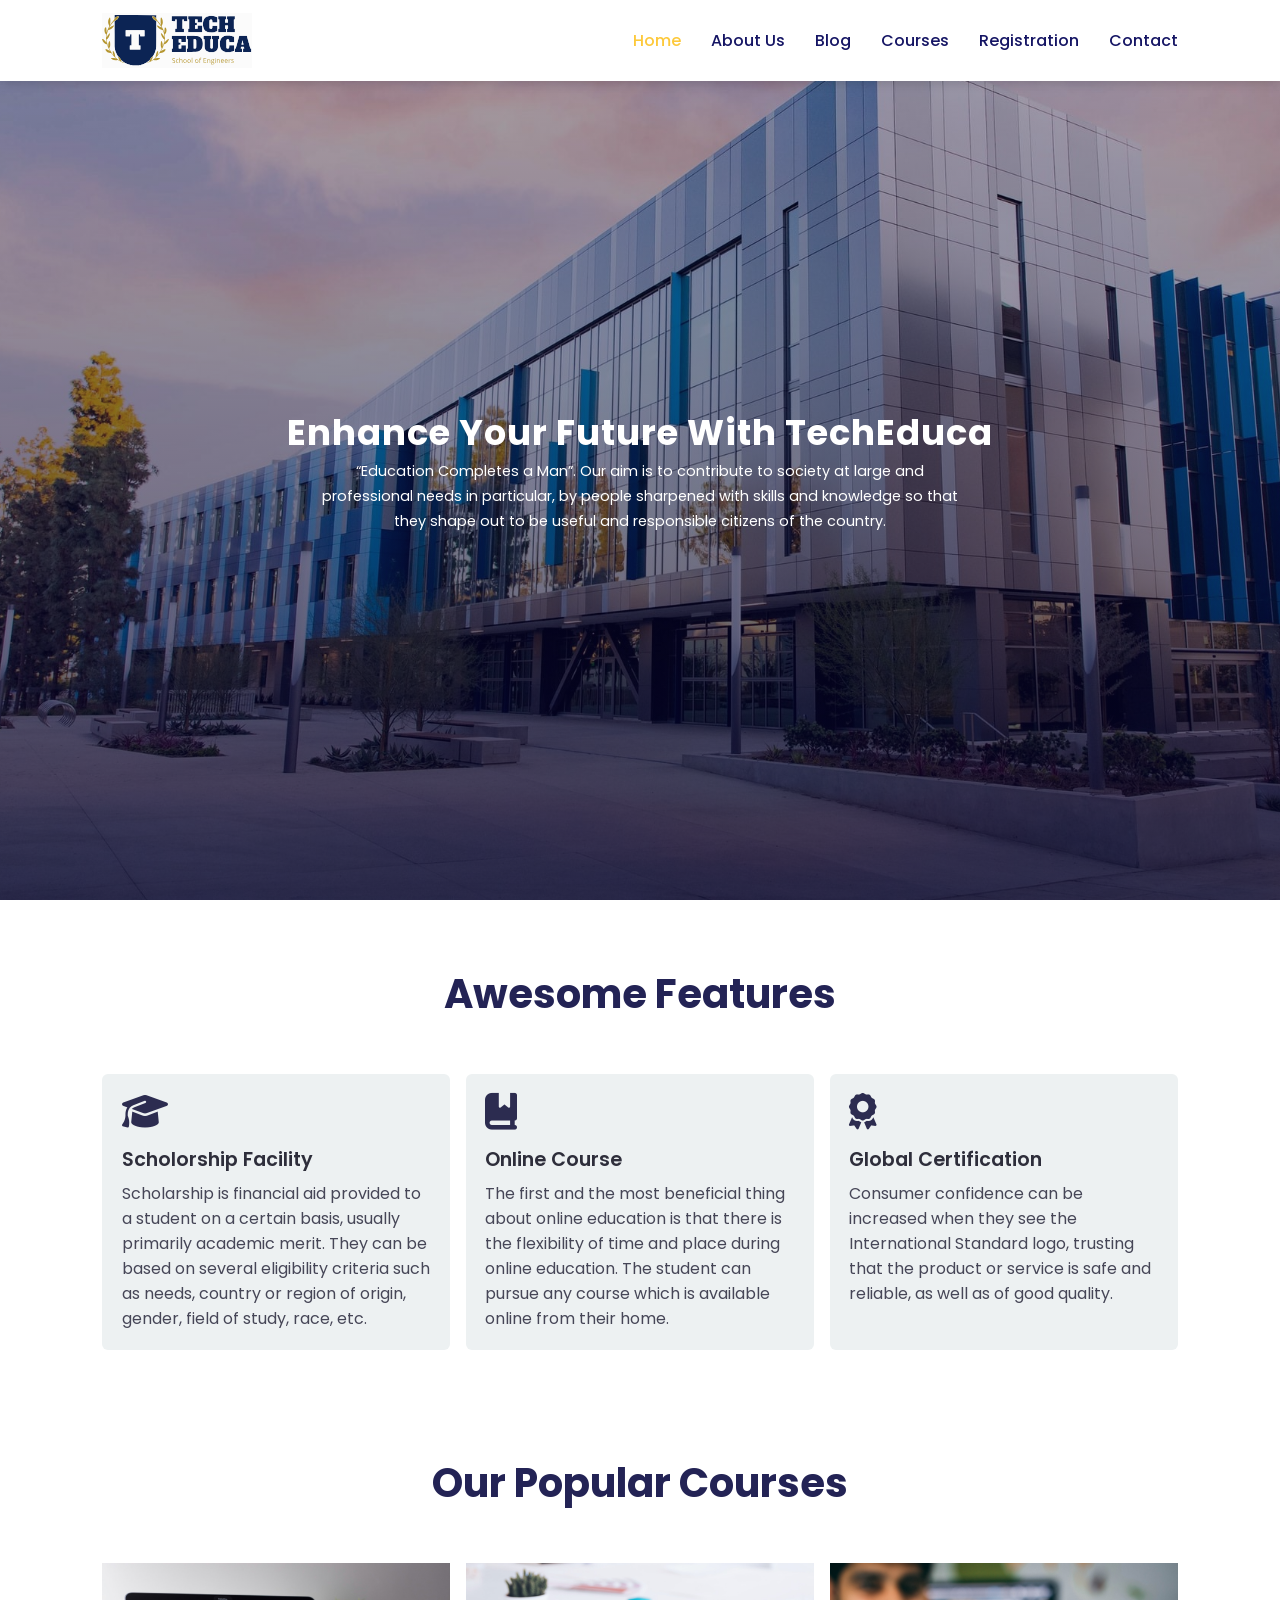
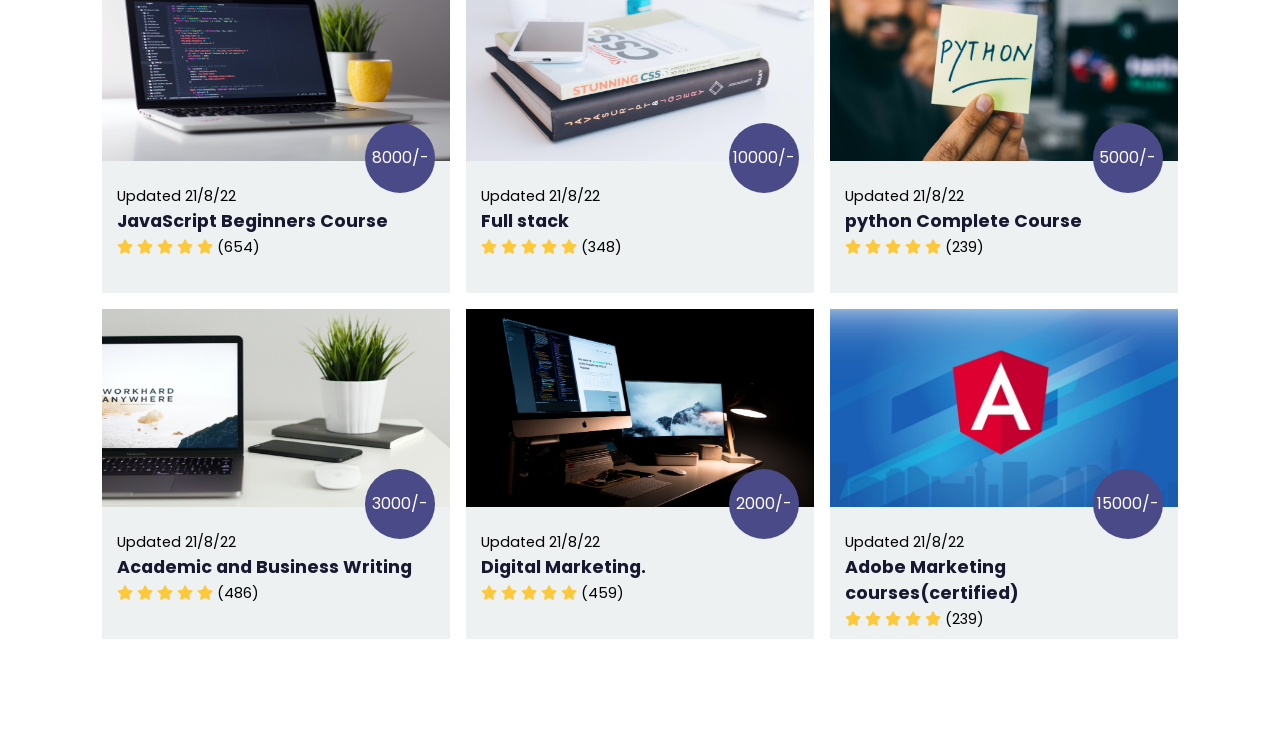
<file: education-website-main3 (1)/education-website-main/index.html>
<!DOCTYPE html>
<html lang="en">
<head>
	<meta charset="UTF-8">
	<meta name="viewport" content="width=device-width, initial-scale=1.0">
	<title>EduTech</title>

	<!-- font Awesome CDN link -->
	<link rel="stylesheet" href="https://cdnjs.cloudflare.com/ajax/libs/font-awesome/6.1.1/css/all.min.css" />

	<!-- External CSS -->
	<link rel="stylesheet" href="style.css">

	<!-- JQuery CDN link -->
	<script src="https://code.jquery.com/jquery-3.6.0.min.js" integrity="sha256-/xUj+3OJU5yExlq6GSYGSHk7tPXikynS7ogEvDej/m4=" crossorigin="anonymous"></script>
</head>
<body>
	<!-- Navigation start -->
	<nav>
		<img src="img/logo.svg" class="logo" alt="">

		<div class="navigation">
			<ul>
				<i id="menu-close" class="fas fa-times"></i>
				<li><a href="index.html" class="active">Home</a></li>
				<li><a href="about.html">About Us</a></li>
				<li><a href="blog.html">Blog</a></li>
				<li><a href="courses.html">Courses</a></li>
				<li><a href="registrat.html">Registration</a></li>
				<li><a href="contact.html">Contact</a></li>
				
			</ul>

			<img src="img/menu.png" id="menu-btn" alt="">
		</div>
	</nav>
	<!-- Navigation ends -->


	<!-- Hero section starts from here -->
	<section id="home">
		<h2>
			Enhance Your Future With TechEduca
		</h2>
		<p>
			“Education Completes a Man”. Our aim is to contribute to society at large and professional needs in particular, by people sharpened with skills and knowledge so that they shape out to be useful and responsible citizens of the country.
		</p>
		
	</section>
	<!-- Hero section ends from here -->


	<!-- Features section starts from here -->
	<section id="features">
		<h1>Awesome Features</h1>
		

		<div class="fea-base">
			<div class="fea-box">
				<i class="fas fa-graduation-cap"></i>
				<h3>Scholorship Facility</h3>
				<p>
					Scholarship is financial aid provided to a student on a certain basis, usually primarily academic merit. They can be based on several eligibility criteria such as needs, country or region of origin, gender, field of study, race, etc.
				</p>
			</div>

			<div class="fea-box">
				<i class="fa-solid fa-book-bookmark"></i>
				<h3>Online Course</h3>
				<p>
					The first and the most beneficial thing about online education is that there is the flexibility of time and place during online education. The student can pursue any course which is available online from their home.
				</p>
			</div>

			<div class="fea-box">
				<i class="fas fa-award"></i>
				<h3>Global Certification</h3>
				<p>
					Consumer confidence can be increased when they see the International Standard logo, trusting that the product or service is safe and reliable, as well as of good quality.
				</p>
			</div>
		</div>
	</section>
	<!-- Features section ends from here -->


	<!-- Courses section starts from here -->
	<section id="course">
		<h1>Our Popular Courses</h1>
		

		<div class="course-box">
			<div class="courses">
				<img src="img/c1.jpg" alt="">
				<div class="details">
					<span>Updated 21/8/22</span>
					<h6>JavaScript Beginners Course</h6>

					<div class="star">
						<i class="fa-solid fa-star"></i>
						<i class="fa-solid fa-star"></i>
						<i class="fa-solid fa-star"></i>
						<i class="fa-solid fa-star"></i>
						<i class="fa-solid fa-star"></i>

						<span>(654)</span>
					</div>
				</div>
				<div class="cost">8000/-</div>
			</div>

			<div class="courses">
				<img src="img/c2.jpg" alt="">
				<div class="details">
					<span>Updated 21/8/22</span>
					<h6>Full stack</h6>

					<div class="star">
						<i class="fa-solid fa-star"></i>
						<i class="fa-solid fa-star"></i>
						<i class="fa-solid fa-star"></i>
						<i class="fa-solid fa-star"></i>
						<i class="fa-solid fa-star"></i>

						<span>(348)</span>
					</div>
				</div>
				<div class="cost">10000/-</div>
			</div>

			<div class="courses">
				<img src="img/c3.jpg" alt="">
				<div class="details">
					<span>Updated 21/8/22</span>
					<h6>python Complete Course</h6>

					<div class="star">
						<i class="fa-solid fa-star"></i>
						<i class="fa-solid fa-star"></i>
						<i class="fa-solid fa-star"></i>
						<i class="fa-solid fa-star"></i>
						<i class="fa-solid fa-star"></i>

						<span>(239)</span>
					</div>
				</div>
				<div class="cost">5000/-</div>
			</div>

			<div class="courses">
				<img src="img/c4.jpg" alt="">
				<div class="details">
					<span>Updated 21/8/22</span>
					<h6>Academic and Business Writing</h6>

					<div class="star">
						<i class="fa-solid fa-star"></i>
						<i class="fa-solid fa-star"></i>
						<i class="fa-solid fa-star"></i>
						<i class="fa-solid fa-star"></i>
						<i class="fa-solid fa-star"></i>

						<span>(486)</span>
					</div>
				</div>
				<div class="cost">3000/-</div>
			</div>

			<div class="courses">
				<img src="img/c5.jpg" alt="">
				<div class="details">
					<span>Updated 21/8/22</span>
					<h6>Digital Marketing.</h6>

					<div class="star">
						<i class="fa-solid fa-star"></i>
						<i class="fa-solid fa-star"></i>
						<i class="fa-solid fa-star"></i>
						<i class="fa-solid fa-star"></i>
						<i class="fa-solid fa-star"></i>

						<span>(459)</span>
					</div>
				</div>
				<div class="cost">2000/-</div>
			</div>

			<div class="courses">
				<img src="img/c6.jpg" alt="">
				<div class="details">
					<span>Updated 21/8/22</span>
					<h6>Adobe Marketing courses(certified)</h6>

					<div class="star">
						<i class="fa-solid fa-star"></i>
						<i class="fa-solid fa-star"></i>
						<i class="fa-solid fa-star"></i>
						<i class="fa-solid fa-star"></i>
						<i class="fa-solid fa-star"></i>

						<span>(239)</span>
					</div>
				</div>
				<div class="cost">15000/-</div>
			</div>
		</div>
	</section>
	<!-- Courses section ends from here -->


	
	
	<!-- Experts section ends from here -->

	<!-- Footer section starts from here -->
		<!-- Footer section ends from here -->

	<script>
		// Show menu links on burger click
		$('#menu-btn').click(function(){
			$('nav .navigation ul').addClass('active')
		});

		// Hide navbar on click function
		$('#menu-close').click(function(){
			$('nav .navigation ul').removeClass('active')
		});
	</script>
</body>
</html>
</file>
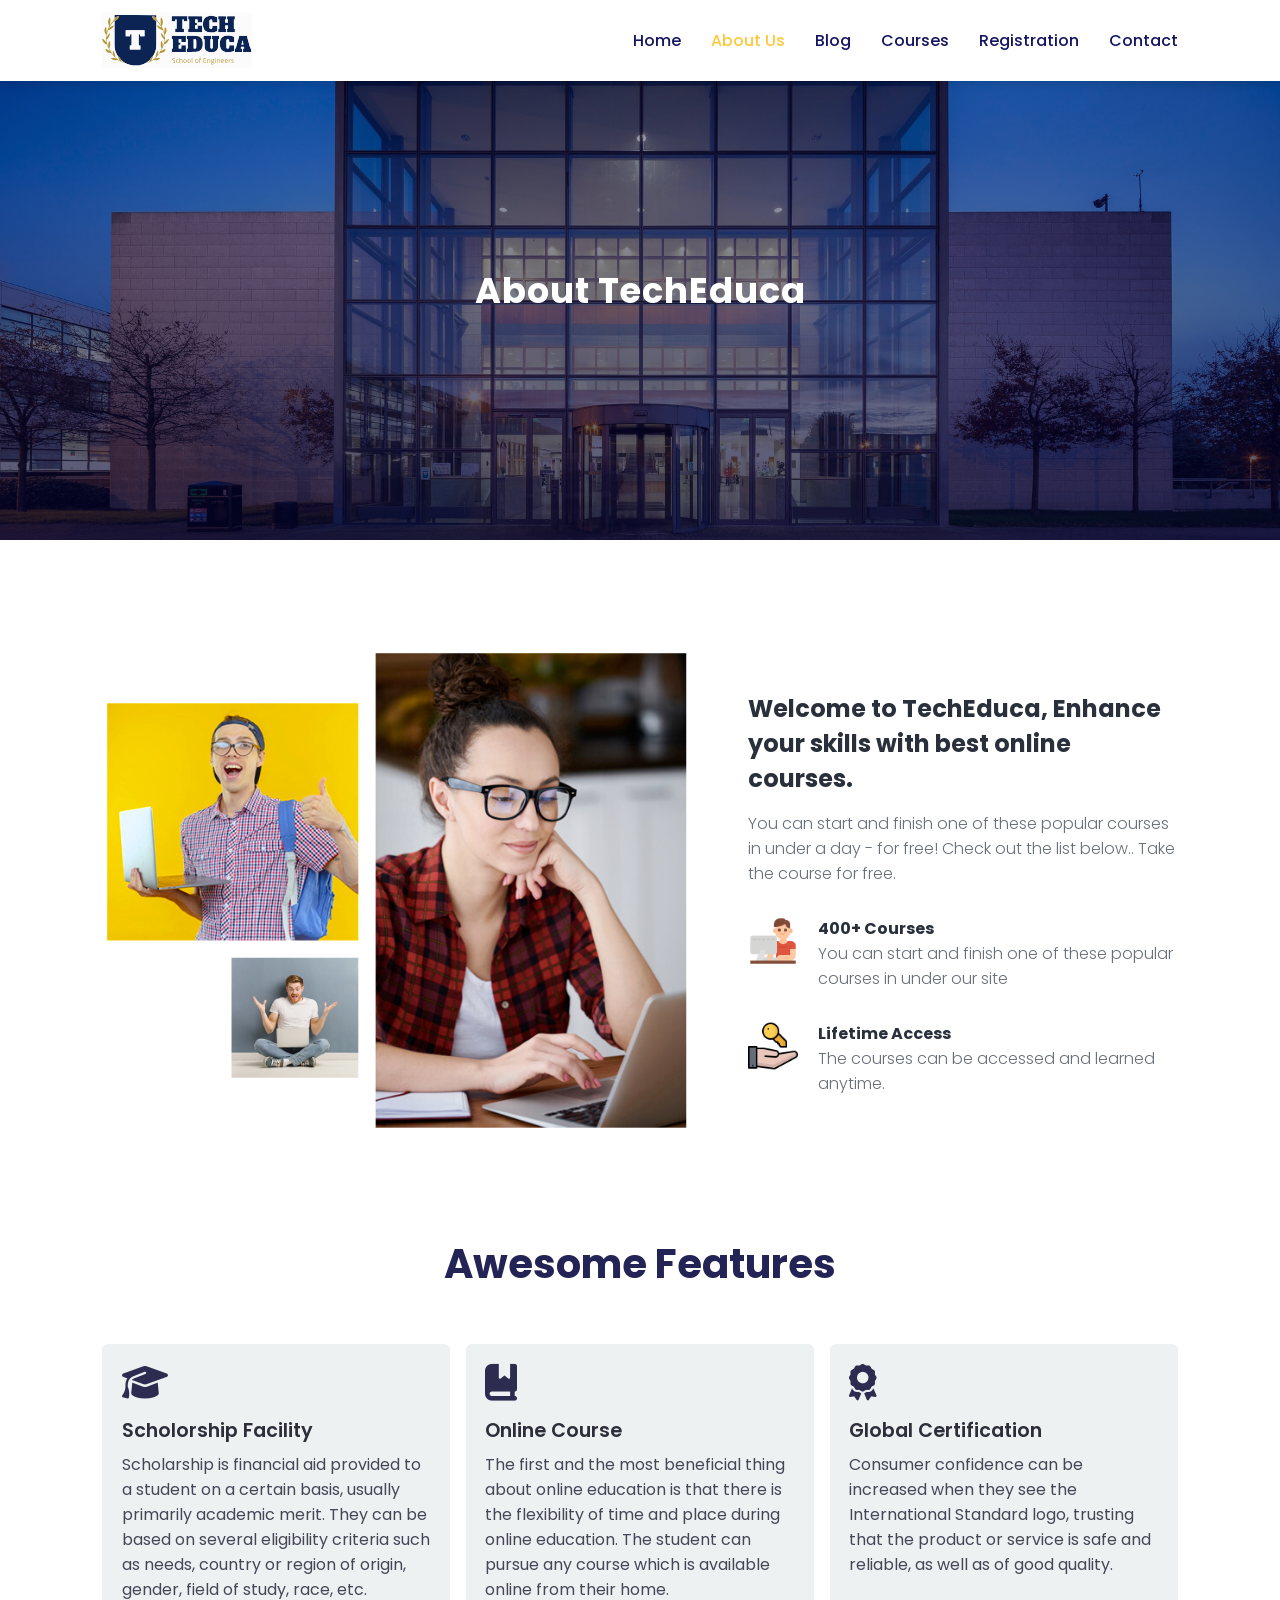
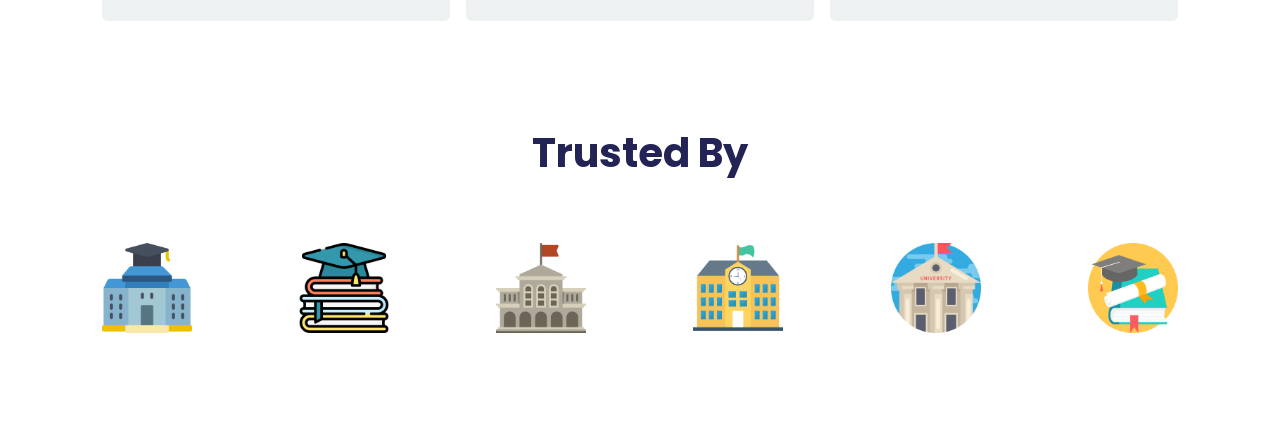
<file: education-website-main3 (1)/education-website-main/about.html>
<!DOCTYPE html>
<html lang="en">
<head>
	<meta charset="UTF-8">
	<meta name="viewport" content="width=device-width, initial-scale=1.0">
	<title>about</title>

	<!-- font Awesome CDN link -->
	<link rel="stylesheet" href="https://cdnjs.cloudflare.com/ajax/libs/font-awesome/6.1.1/css/all.min.css" />

	<!-- External CSS -->
	<link rel="stylesheet" href="style.css">
	<link rel="stylesheet" href="about.css">

	<!-- JQuery CDN link -->
	<script src="https://code.jquery.com/jquery-3.6.0.min.js" integrity="sha256-/xUj+3OJU5yExlq6GSYGSHk7tPXikynS7ogEvDej/m4=" crossorigin="anonymous"></script>
</head>
<body>
	<!-- Navigation start -->
	<nav>
		<img src="img/logo.svg" class="logo" alt="">

		<div class="navigation">
			<ul>
				<i id="menu-close" class="fas fa-times"></i>
				<li><a href="index.html">Home</a></li>
				<li><a href="about.html" class="active">About Us</a></li>
				<li><a href="blog.html">Blog</a></li>
				<li><a href="courses.html">Courses</a></li>
				<li><a href="registrat.html">Registration</a></li>
				<li><a href="contact.html">Contact</a></li>
			</ul>

			<img src="img/menu.png" id="menu-btn" alt="">
		</div>
	</nav>
	<!-- Navigation ends -->


	<!-- Hero section starts from here -->
	<section id="about-home">
		<h2>
			About TechEduca
		</h2>
	</section>
	<!-- Hero section ends from here -->


	<!-- About section starts from here -->
	<section id="about-container">
		<div class="about-img">
			<img src="img/a.png" alt="">
		</div>
		<div class="about-text">
			<h2>
				Welcome to TechEduca, Enhance your skills with best online courses.
			</h2>
			<p>
				You can start and finish one of these popular courses in under a day - for free! Check out the list below.. Take the course for free.
			</p>

			<div class="about-fe">
				<img src="img/fe1.png" alt="">
				<div class="fe-text">
					<h5>400+ Courses</h5>
					<p>
						You can start and finish one of these popular courses in under our site
					</p>
				</div>
			</div>
			<div class="about-fe">
				<img src="img/fe2.png" alt="">
				<div class="fe-text">
					<h5>Lifetime Access</h5>
					<p>
						The courses can be accessed and learned anytime.
					</p>
				</div>
			</div>
		</div>
	</section>
	<!-- About section ends from here -->


	<!-- Features section starts from here -->
	<section id="features">
		<h1>Awesome Features</h1>
		

		<div class="fea-base">
			<div class="fea-box">
				<i class="fas fa-graduation-cap"></i>
				<h3>Scholorship Facility</h3>
				<p>
					Scholarship is financial aid provided to a student on a certain basis, usually primarily academic merit. They can be based on several eligibility criteria such as needs, country or region of origin, gender, field of study, race, etc.
				
				</p>
			</div>

			<div class="fea-box">
				<i class="fa-solid fa-book-bookmark"></i>
				<h3> Online Course</h3>
				<p>
					The first and the most beneficial thing about online education is that there is the flexibility of time and place during online education. The student can pursue any course which is available online from their home.
				
				</p>
			</div>

			<div class="fea-box">
				<i class="fas fa-award"></i>
				<h3>Global Certification</h3>
				<p>
					Consumer confidence can be increased when they see the International Standard logo, trusting that the product or service is safe and reliable, as well as of good quality.
				
				</p>
			</div>
		</div>
	</section>
	<!-- Features section ends from here -->


	<!-- Trust section starts from here -->
	<section id="trust">
		<h1>Trusted By</h1>
		
		<div class="trust-img">
			<img src="img/trust (1).png" alt="">
			<img src="img/trust (2).png" alt="">
			<img src="img/trust (3).png" alt="">
			<img src="img/trust (4).png" alt="">
			<img src="img/trust (5).png" alt="">
			<img src="img/trust (6).png" alt="">
		</div>
	</section>
	<!-- Trust section ends from here -->


	<!-- Footer section starts from here -->
	
	<!-- Footer section ends from here -->

	<script>
		// Show menu links on burger click
		$('#menu-btn').click(function(){
			$('nav .navigation ul').addClass('active')
		});

		// Hide navbar on click function
		$('#menu-close').click(function(){
			$('nav .navigation ul').removeClass('active')
		});
	</script>
</body>
</html>
</file>
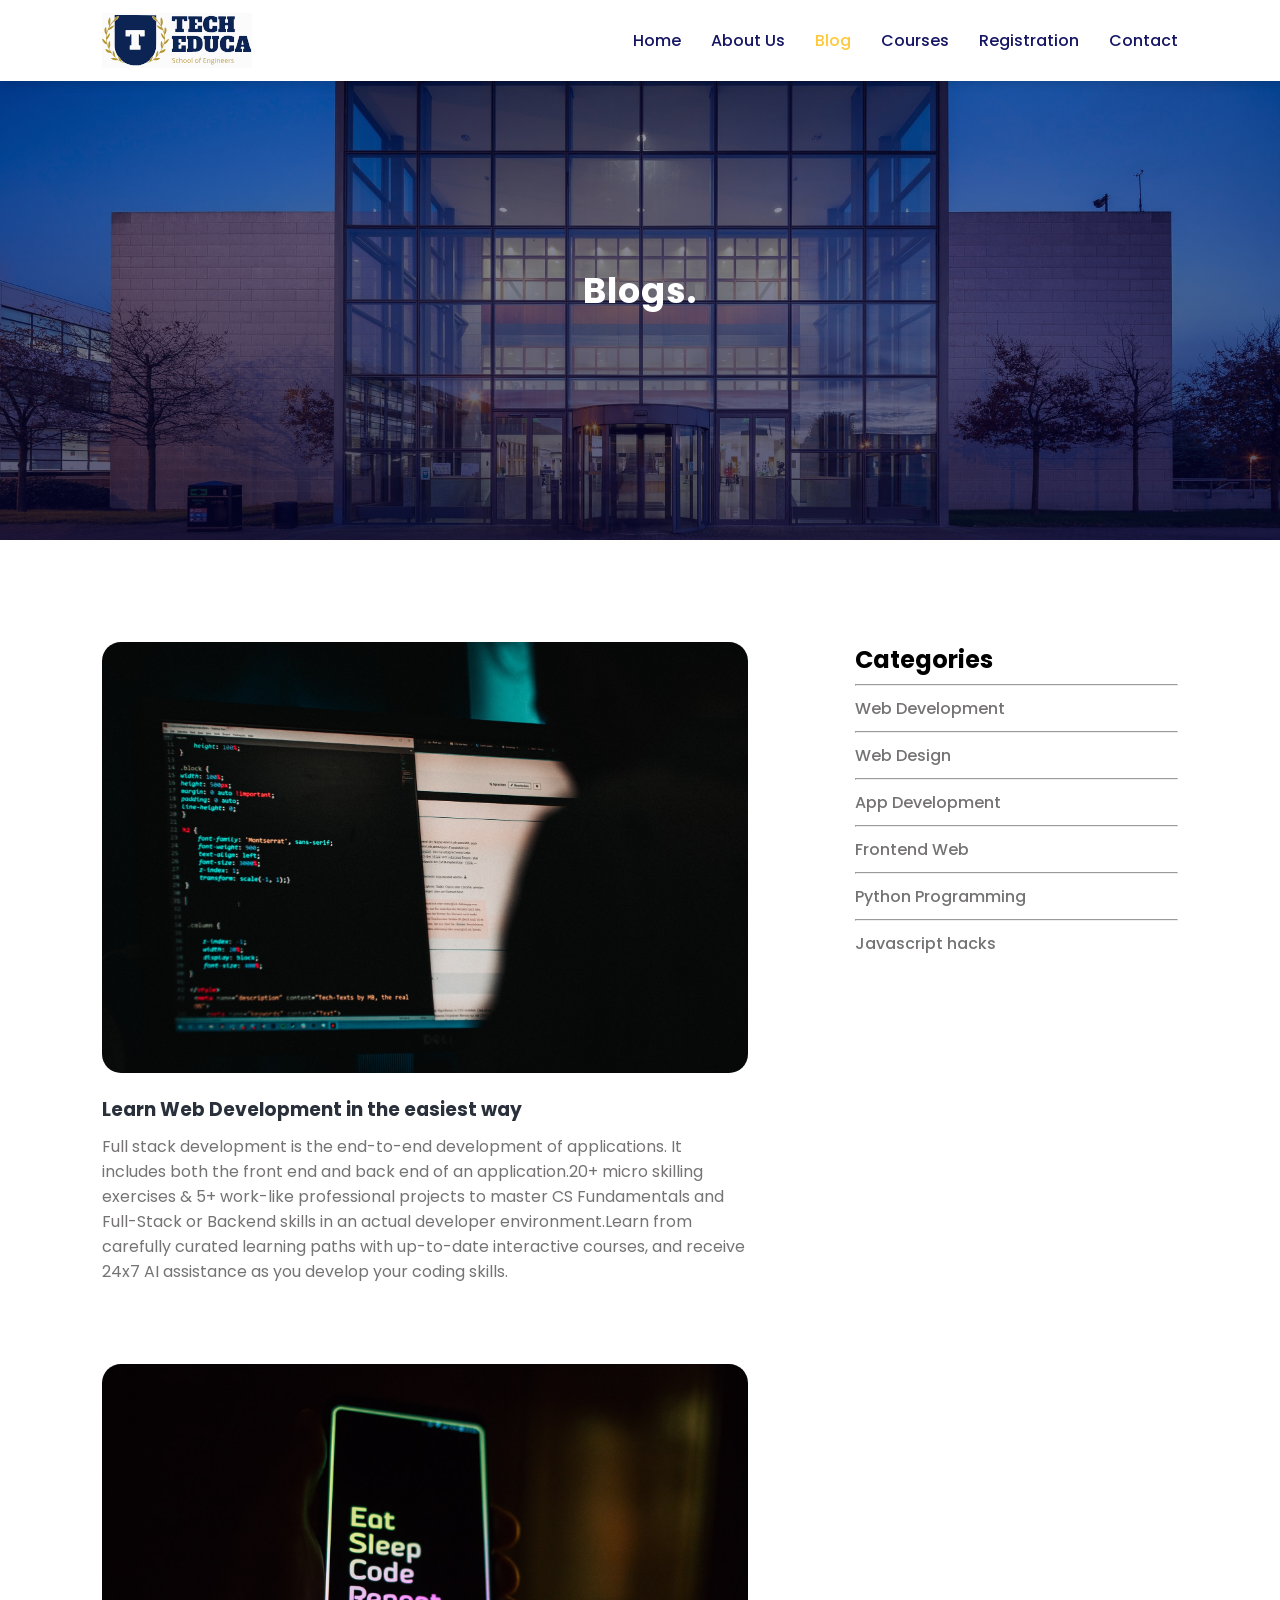
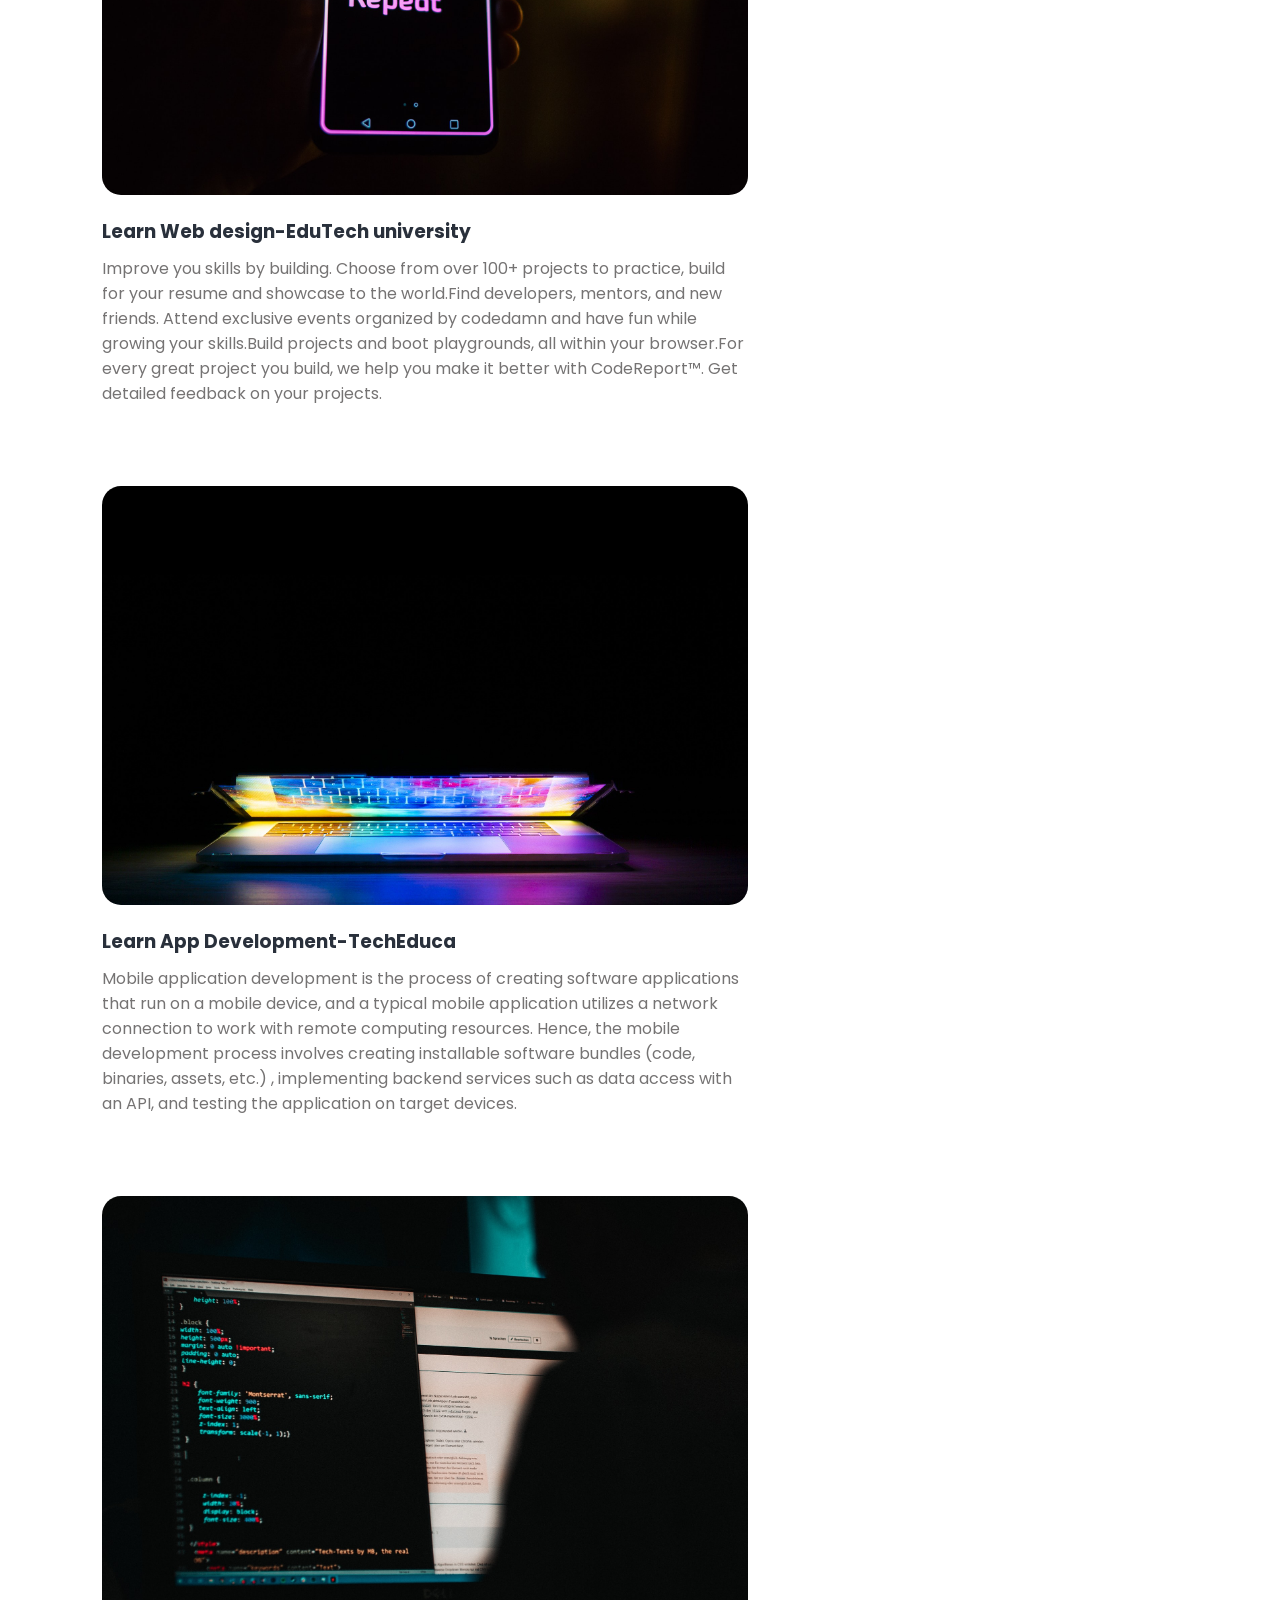
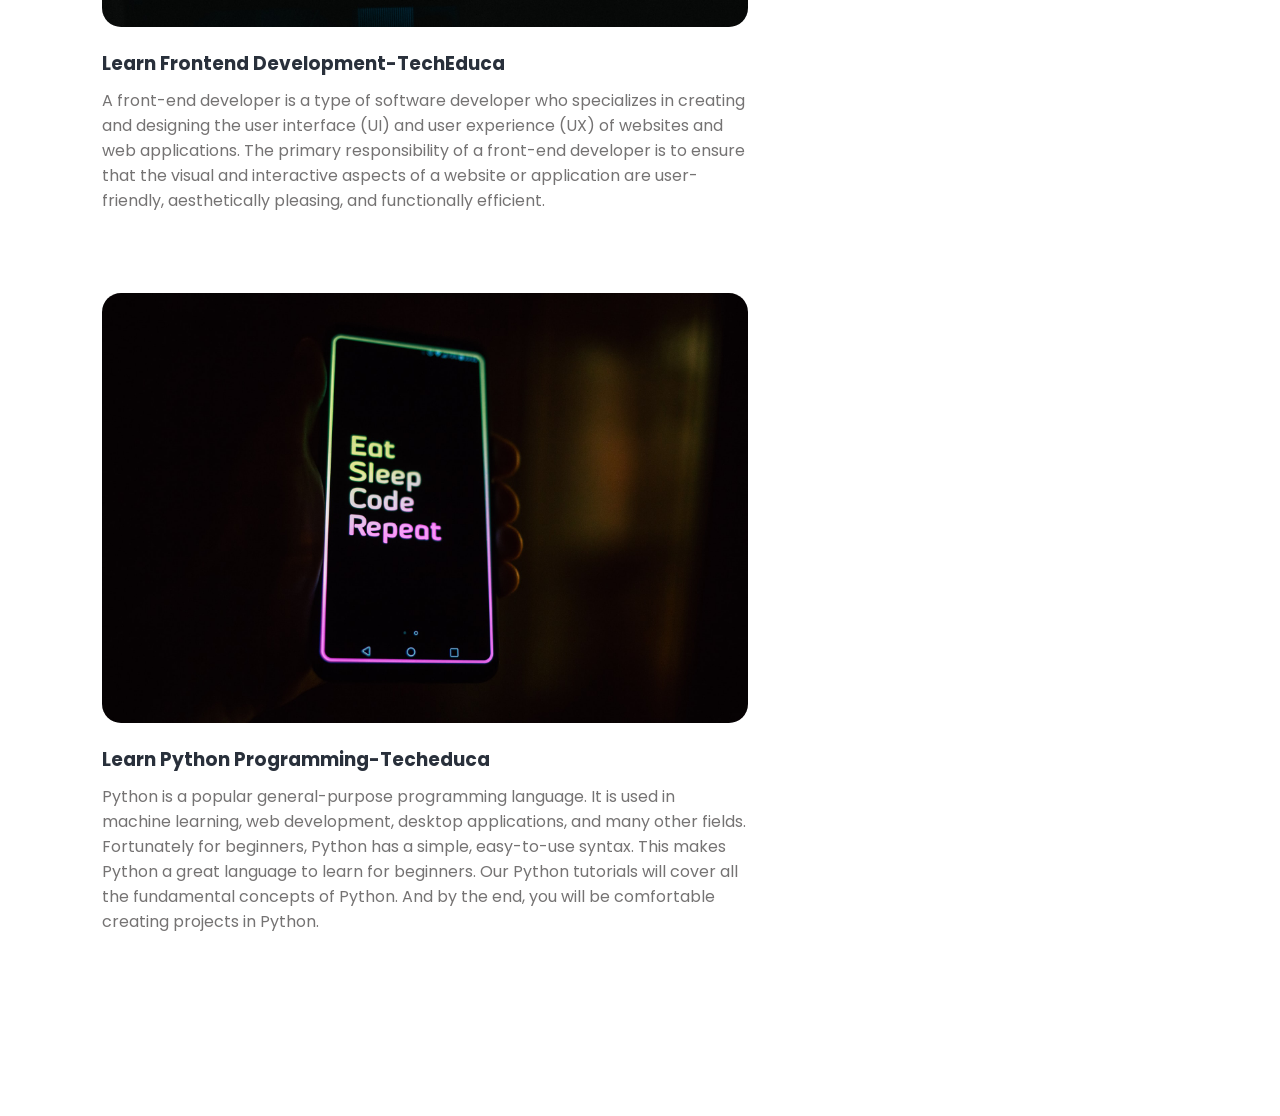
<file: education-website-main3 (1)/education-website-main/blog.html>
<!DOCTYPE html>
<html lang="en">
<head>
	<meta charset="UTF-8">
	<meta name="viewport" content="width=device-width, initial-scale=1.0">
	<title>Blogs</title>

	<!-- font Awesome CDN link -->
	<link rel="stylesheet" href="https://cdnjs.cloudflare.com/ajax/libs/font-awesome/6.1.1/css/all.min.css" />

	<!-- External CSS -->
	<link rel="stylesheet" href="style.css">
	<link rel="stylesheet" href="about.css">
	<link rel="stylesheet" href="blog.css">

	<!-- JQuery CDN link -->
	<script src="https://code.jquery.com/jquery-3.6.0.min.js" integrity="sha256-/xUj+3OJU5yExlq6GSYGSHk7tPXikynS7ogEvDej/m4=" crossorigin="anonymous"></script>
</head>
<body>
	<!-- Navigation start -->
	<nav>
		<img src="img/logo.svg" class="logo" alt="">

		<div class="navigation">
			<ul>
				<i id="menu-close" class="fas fa-times"></i>
				<li><a href="index.html">Home</a></li>
				<li><a href="about.html">About Us</a></li>
				<li><a href="blog.html" class="active">Blog</a></li>
				<li><a href="courses.html">Courses</a></li>
				<li><a href="registrat.html">Registration</a></li>
				<li><a href="contact.html">Contact</a></li>
			</ul>

			<img src="img/menu.png" id="menu-btn" alt="">
		</div>
	</nav>
	<!-- Navigation ends -->


	<!-- Hero section starts from here -->
	<section id="about-home">
		<h2>
			Blogs.
		</h2>
	</section>
	<!-- Hero section ends from here -->


	<!-- Blog container starts from here -->
	<section id="blog-container">
		<div class="blogs">
			<div class="post">
				<img src="img/b1.jpg" alt="">
				<h3>Learn Web Development in the easiest way</h3>
				<p>
					Full stack development is the end-to-end development of applications. It includes both the front end and back end of an application.20+ micro skilling exercises & 5+ work-like professional projects to master CS Fundamentals and Full-Stack or Backend skills in an actual developer environment.Learn from carefully curated learning paths with up-to-date interactive courses, and receive 24x7 AI assistance as you develop your coding skills.
				</p>
				
			</div>

			<div class="post">
				<img src="img/b2.jpg" alt="">
				<h3>Learn Web design-EduTech university</h3>
				<p>
					Improve you skills by building. Choose from over 100+ projects to practice, build for your resume and showcase to the world.Find developers, mentors, and new friends. Attend exclusive events organized by codedamn and have fun while growing your skills.Build projects and boot playgrounds, all within your browser.For every great project you build, we help you make it better with CodeReport™. Get detailed feedback on your projects.
				</p>
				
			</div>

			<div class="post">
				<img src="img/b3.jpg" alt="">
				<h3>Learn App Development-TechEduca</h3>
				<p>
					Mobile application development is the process of creating software applications that run on a mobile device, and a typical mobile application utilizes a network connection to work with remote computing resources. Hence, the mobile development process involves creating installable software bundles (code, binaries, assets, etc.) , implementing backend services such as data access with an API, and testing the application on target devices.
				</p>
				
			</div>

			<div class="post">
				<img src="img/b1.jpg" alt="">
				<h3>Learn Frontend Development-TechEduca </h3>
				<p>
					A front-end developer is a type of software developer who specializes in creating and designing the user interface (UI) and user experience (UX) of websites and web applications. The primary responsibility of a front-end developer is to ensure that the visual and interactive aspects of a website or application are user-friendly, aesthetically pleasing, and functionally efficient.
				</p>
				
			</div>

			<div class="post">
				<img src="img/b2.jpg" alt="">
				<h3>Learn Python Programming-Techeduca</h3>
				<p>
					Python is a popular general-purpose programming language. It is used in machine learning, web development, desktop applications, and many other fields. Fortunately for beginners, Python has a simple, easy-to-use syntax. This makes Python a great language to learn for beginners.

Our Python tutorials will cover all the fundamental concepts of Python. And by the end, you will be comfortable creating projects in Python.
				</p>
				
			</div>
		</div>
		<div class="cate">
			<h2>Categories</h2>
			<hr>
			<a href="#">Web Development</a>
			<hr>
			<a href="#">Web Design</a>
			<hr>
			<a href="#">App Development</a>
			<hr>
			<a href="#">Frontend Web</a>
			<hr>
			<a href="#">Python Programming</a>
			<hr>
			<a href="#">Javascript hacks</a>
		</div>
	</section>
	<!-- Blog container ends from here -->


	<!-- Footer section starts from here -->
	
	<!-- Footer section ends from here -->

	<script>
		// Show menu links on burger click
		$('#menu-btn').click(function(){
			$('nav .navigation ul').addClass('active')
		});

		// Hide navbar on click function
		$('#menu-close').click(function(){
			$('nav .navigation ul').removeClass('active')
		});
	</script>
</body>
</html>
</file>
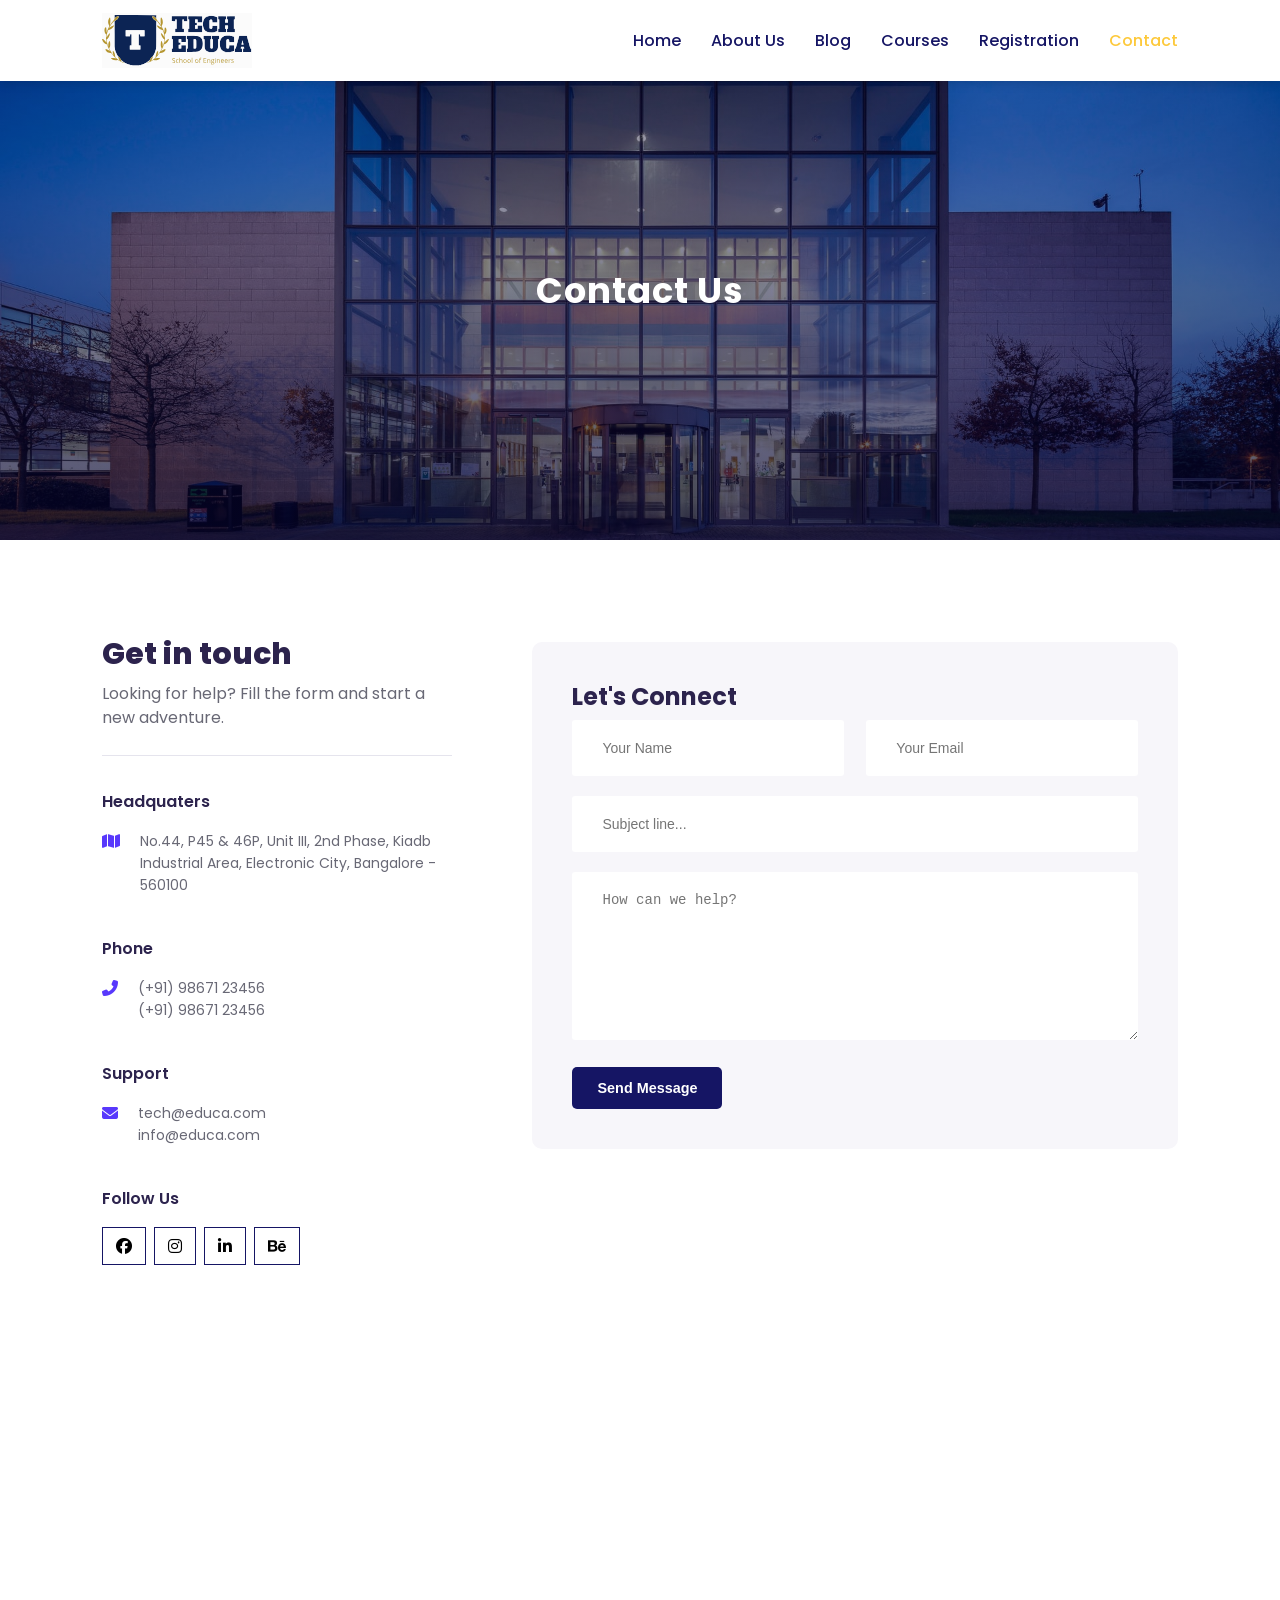
<file: education-website-main3 (1)/education-website-main/contact.html>
<!DOCTYPE html>
<html lang="en">
<head>
	<meta charset="UTF-8">
	<meta name="viewport" content="width=device-width, initial-scale=1.0">
	<title>Contact Us</title>

	<!-- font Awesome CDN link -->
	<link rel="stylesheet" href="https://cdnjs.cloudflare.com/ajax/libs/font-awesome/6.1.1/css/all.min.css" />

	<!-- External CSS -->
	<link rel="stylesheet" href="style.css">
	<link rel="stylesheet" href="about.css">
	<link rel="stylesheet" href="course-inner.css">
	<link rel="stylesheet" href="contact.css">

	<!-- JQuery CDN link -->
	<script src="https://code.jquery.com/jquery-3.6.0.min.js" integrity="sha256-/xUj+3OJU5yExlq6GSYGSHk7tPXikynS7ogEvDej/m4=" crossorigin="anonymous"></script>
</head>
<body>
	<!-- Navigation start -->
	<nav>
		<img src="img/logo.svg" class="logo" alt="">

		<div class="navigation">
			<ul>
				<i id="menu-close" class="fas fa-times"></i>
				<li><a href="index.html">Home</a></li>
				<li><a href="about.html">About Us</a></li>
				<li><a href="blog.html">Blog</a></li>
				<li><a href="courses.html">Courses</a></li>
				<li><a href="registrat.html">Registration</a></li>
				<li><a href="contact.html" class="active">Contact</a></li>
			</ul>

			<img src="img/menu.png" id="menu-btn" alt="">
		</div>
	</nav>
	<!-- Navigation ends -->


	<!-- Hero section starts from here -->
	<section id="about-home">
		<h2>
			Contact Us
		</h2>
	</section>
	<!-- Hero section ends from here -->


	<section id="contact">
		<div class="getin">
			<h2>Get in touch</h2>
			<p>Looking for help? Fill the form and start a new adventure.</p>

			<div class="getin-details">
				<h3>Headquaters</h3>
				<div>
					<i class="fa-solid fa-map get"></i>
					<p>No.44, P45 & 46P, Unit III, 2nd Phase, Kiadb Industrial Area, Electronic City, Bangalore - 560100 </p>
				</div>

				<h3>Phone</h3>
				<div>
					<i class="fas fa-phone-alt get"></i>
					<p>(+91) 98671 23456 <br> (+91) 98671 23456</p>
				</div>

				<h3>Support</h3>
				<div>
					<i class="fa-solid fa-envelope get"></i>
					<p>tech@educa.com <br> info@educa.com </p>
				</div>

				<h3>Follow Us</h3>
				<div class="pro-links">
					<i class="fab fa-facebook"></i>
					<i class="fab fa-instagram"></i>
					<i class="fab fa-linkedin-in"></i>
					<i class="fab fa-behance"></i>
				</div>
			</div>
		</div>

		<div class="form">
			<h4>Let's Connect</h4>
			
			<div class="form-row">
				<input type="text" placeholder="Your Name">
				<input type="email" placeholder="Your Email">
			</div>
			<div class="form-col">
				<input type="text" placeholder="Subject line...">
			</div>
			<div class="form-col">
				<textarea name="" id="" cols="30" rows="8" placeholder="How can we help?"></textarea>
			</div>

			<div class="form-col">
				<button>Send Message</button>
			</div>
		</div>
	</section>


	<section id="map">
		<iframe src="https://www.google.com/maps/embed?pb=!1m18!1m12!1m3!1d30711686.029386617!2d64.41853642919325!3d20.009139591170264!2m3!1f0!2f0!3f0!3m2!1i1024!2i768!4f13.1!3m3!1m2!1s0x30635ff06b92b791%3A0xd78c4fa1854213a6!2sIndia!5e0!3m2!1sen!2sin!4v1652012148253!5m2!1sen!2sin" style="border:0;" allowfullscreen="" loading="lazy" referrerpolicy="no-referrer-when-downgrade"></iframe>
	</section>


	<!-- Footer section starts from here -->
	
	<!-- Footer section ends from here -->

	<script>
		// Show menu links on burger click
		$('#menu-btn').click(function(){
			$('nav .navigation ul').addClass('active')
		});

		// Hide navbar on click function
		$('#menu-close').click(function(){
			$('nav .navigation ul').removeClass('active')
		});
	</script>
</body>
</html>
</file>
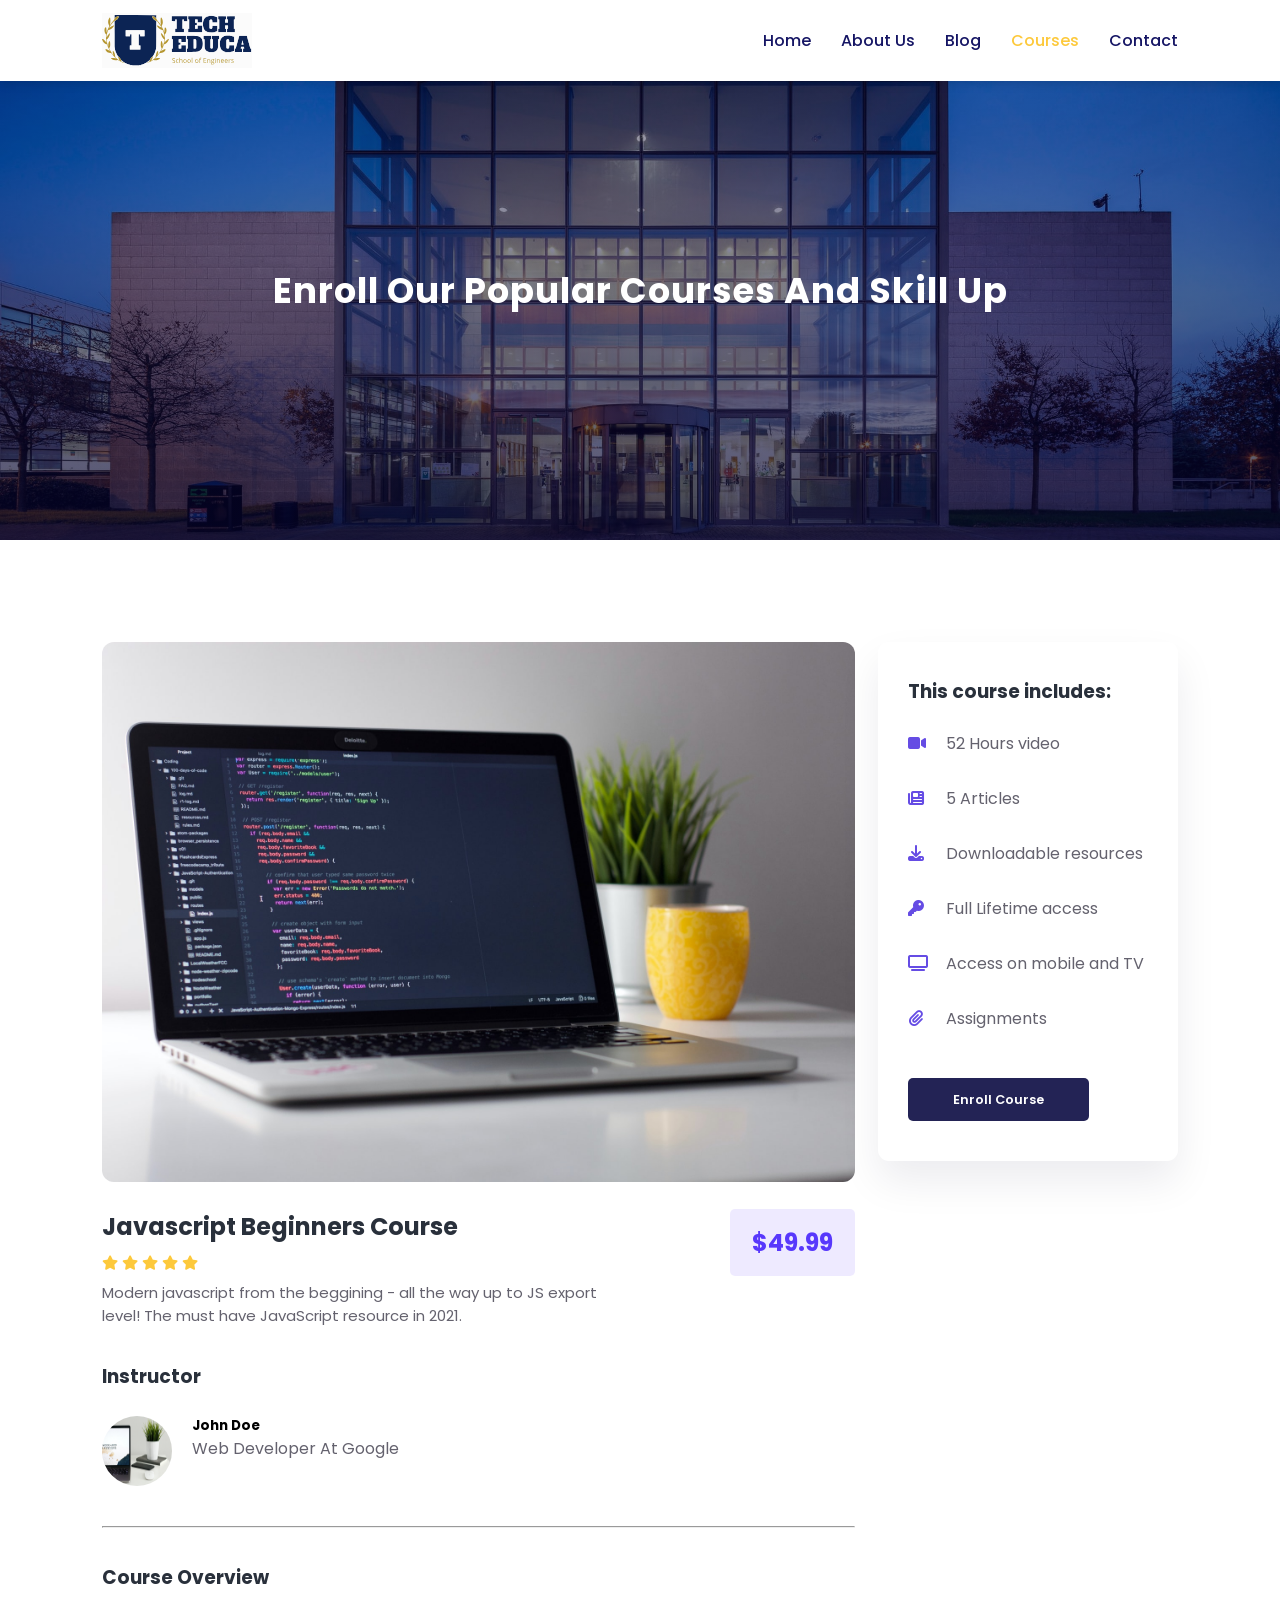
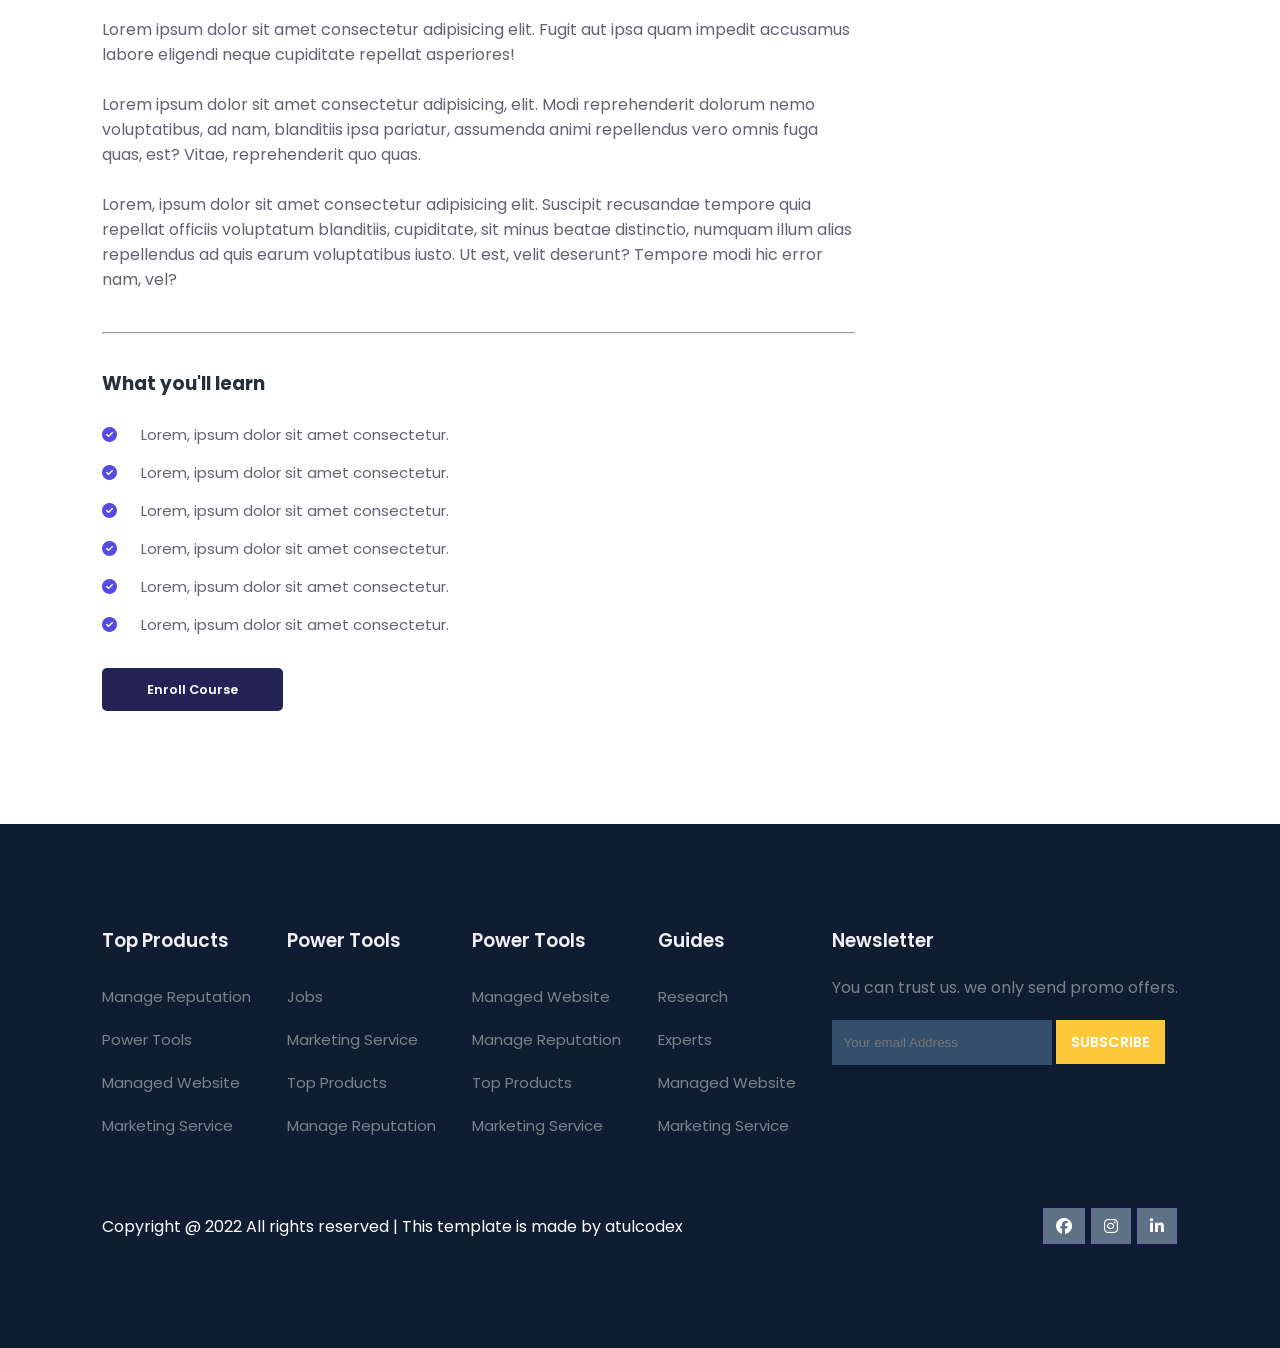
<file: education-website-main3 (1)/education-website-main/course-inner.html>
<!DOCTYPE html>
<html lang="en">
<head>
	<meta charset="UTF-8">
	<meta name="viewport" content="width=device-width, initial-scale=1.0">
	<title>Courses</title>

	<!-- font Awesome CDN link -->
	<link rel="stylesheet" href="https://cdnjs.cloudflare.com/ajax/libs/font-awesome/6.1.1/css/all.min.css" />

	<!-- External CSS -->
	<link rel="stylesheet" href="style.css">
	<link rel="stylesheet" href="about.css">
	<link rel="stylesheet" href="course-inner.css">

	<!-- JQuery CDN link -->
	<script src="https://code.jquery.com/jquery-3.6.0.min.js" integrity="sha256-/xUj+3OJU5yExlq6GSYGSHk7tPXikynS7ogEvDej/m4=" crossorigin="anonymous"></script>
</head>
<body>
	<!-- Navigation start -->
	<nav>
		<img src="img/logo.svg" class="logo" alt="">

		<div class="navigation">
			<ul>
				<i id="menu-close" class="fas fa-times"></i>
				<li><a href="index.html">Home</a></li>
				<li><a href="about.html">About Us</a></li>
				<li><a href="blog.html">Blog</a></li>
				<li><a href="courses.html" class="active">Courses</a></li>
				<li><a href="contact.html">Contact</a></li>
			</ul>

			<img src="img/menu.png" id="menu-btn" alt="">
		</div>
	</nav>
	<!-- Navigation ends -->


	<!-- Hero section starts from here -->
	<section id="about-home">
		<h2>
			Enroll Our Popular Courses And Skill Up
		</h2>
	</section>
	<!-- Hero section ends from here -->


	<!-- Course body section starts -->
	<section id="course-inner">
		<div class="overview">
			<img class="course-img" src="img/c1.jpg" alt="">

			<div class="course-head">
				<div class="c-name">
					<h2>Javascript Beginners Course</h2>

					<div class="star">
						<i class="fa-solid fa-star"></i>
						<i class="fa-solid fa-star"></i>
						<i class="fa-solid fa-star"></i>
						<i class="fa-solid fa-star"></i>
						<i class="fa-solid fa-star"></i>
					</div>

					<p>
						Modern javascript from the beggining - all the way up to JS export level! The must have JavaScript resource in 2021.
					</p>
				</div>
				<span>$49.99</span>
			</div>

			<h3>Instructor</h3>
			<div class="tutor">
				<img src="img/c4.jpg" alt="">
				<div class="tutor-det">
					<h5>John Doe</h5>
					<p>Web Developer At Google</p>
				</div>
			</div>

			<hr>

			<h3>Course Overview</h3>

			<p>
				Lorem ipsum dolor sit amet consectetur adipisicing elit. Fugit aut ipsa quam impedit accusamus labore eligendi neque cupiditate repellat asperiores!
			</p>
			<br>
			<p>
				Lorem ipsum dolor sit amet consectetur adipisicing, elit. Modi reprehenderit dolorum nemo voluptatibus, ad nam, blanditiis ipsa pariatur, assumenda animi repellendus vero omnis fuga quas, est? Vitae, reprehenderit quo quas.
			</p>
			<br>
			<p>
				Lorem, ipsum dolor sit amet consectetur adipisicing elit. Suscipit recusandae tempore quia repellat officiis voluptatum blanditiis, cupiditate, sit minus beatae distinctio, numquam illum alias repellendus ad quis earum voluptatibus iusto. Ut est, velit deserunt? Tempore modi hic error nam, vel?
			</p>

			<hr>

			<h3>What you'll learn</h3>

			<div class="learn">
				<p>
					<i class="far fa-check-circle"></i> Lorem, ipsum dolor sit amet consectetur.
				</p>
				<p>
					<i class="far fa-check-circle"></i> Lorem, ipsum dolor sit amet consectetur.
				</p>
				<p>
					<i class="far fa-check-circle"></i> Lorem, ipsum dolor sit amet consectetur.
				</p>
				<p>
					<i class="far fa-check-circle"></i> Lorem, ipsum dolor sit amet consectetur.
				</p>
				<p>
					<i class="far fa-check-circle"></i> Lorem, ipsum dolor sit amet consectetur.
				</p>
				<p>
					<i class="far fa-check-circle"></i> Lorem, ipsum dolor sit amet consectetur.
				</p>

				<div class="enroll-btn">
					<a href="#" class="blue">Enroll Course</a>
				</div>
			</div>
		</div>

		<div class="enroll">
			<h3>This course includes:</h3>

			<p>
				<i class="fa-solid fa-video"></i> 52 Hours video
			</p>
			<p>
				<i class="fa-solid fa-newspaper"></i> 5 Articles
			</p>
			<p>
				<i class="fa-solid fa-download"></i> Downloadable resources
			</p>
			<p>
				<i class="fa-solid fa-key"></i> Full Lifetime access
			</p>
			<p>
				<i class="fa-solid fa-tv"></i> Access on mobile and TV
			</p>
			<p>
				<i class="fa-solid fa-paperclip"></i> Assignments
			</p>

			<div class="enroll-btn">
				<a href="#" class="blue">Enroll Course</a>
			</div>
		</div>
	</section>
	<!-- Course body section starts -->


	<!-- Footer section starts from here -->
	<footer>
		<div class="footer-col">
			<h3>Top Products</h3>
			<li>Manage Reputation</li>
			<li>Power Tools</li>
			<li>Managed Website</li>
			<li>Marketing Service</li>
		</div>

		<div class="footer-col">
			<h3>Power Tools</h3>
			<li>Jobs</li>
			<li>Marketing Service</li>
			<li>Top Products</li>
			<li>Manage Reputation</li>
		</div>

		<div class="footer-col">
			<h3>Power Tools</h3>
			<li>Managed Website</li>
			<li>Manage Reputation</li>
			<li>Top Products</li>
			<li>Marketing Service</li>
		</div>

		<div class="footer-col">
			<h3>Guides</h3>
			<li>Research</li>
			<li>Experts</li>
			<li>Managed Website</li>
			<li>Marketing Service</li>
		</div>

		<div class="footer-col">
			<h3>Newsletter</h3>
			<p>You can trust us. we only send promo offers.</p>

			<div class="subscribe">
				<input type="email" placeholder="Your email Address">
				<a href="#" class="yellow">SUBSCRIBE</a>
			</div>
		</div>

		<div class="copyright">
			<p>
				Copyright @ 2022 All rights reserved | This template is made by <a href="https://atulcodex.com" target="_blank">atulcodex</a>
			</p>
			<div class="pro-links">
				<i class="fab fa-facebook"></i>
				<i class="fab fa-instagram"></i>
				<i class="fab fa-linkedin-in"></i>
			</div>
		</div>
	</footer>
	<!-- Footer section ends from here -->

	<script>
		// Show menu links on burger click
		$('#menu-btn').click(function(){
			$('nav .navigation ul').addClass('active')
		});

		// Hide navbar on click function
		$('#menu-close').click(function(){
			$('nav .navigation ul').removeClass('active')
		});
	</script>
</body>
</html>
</file>
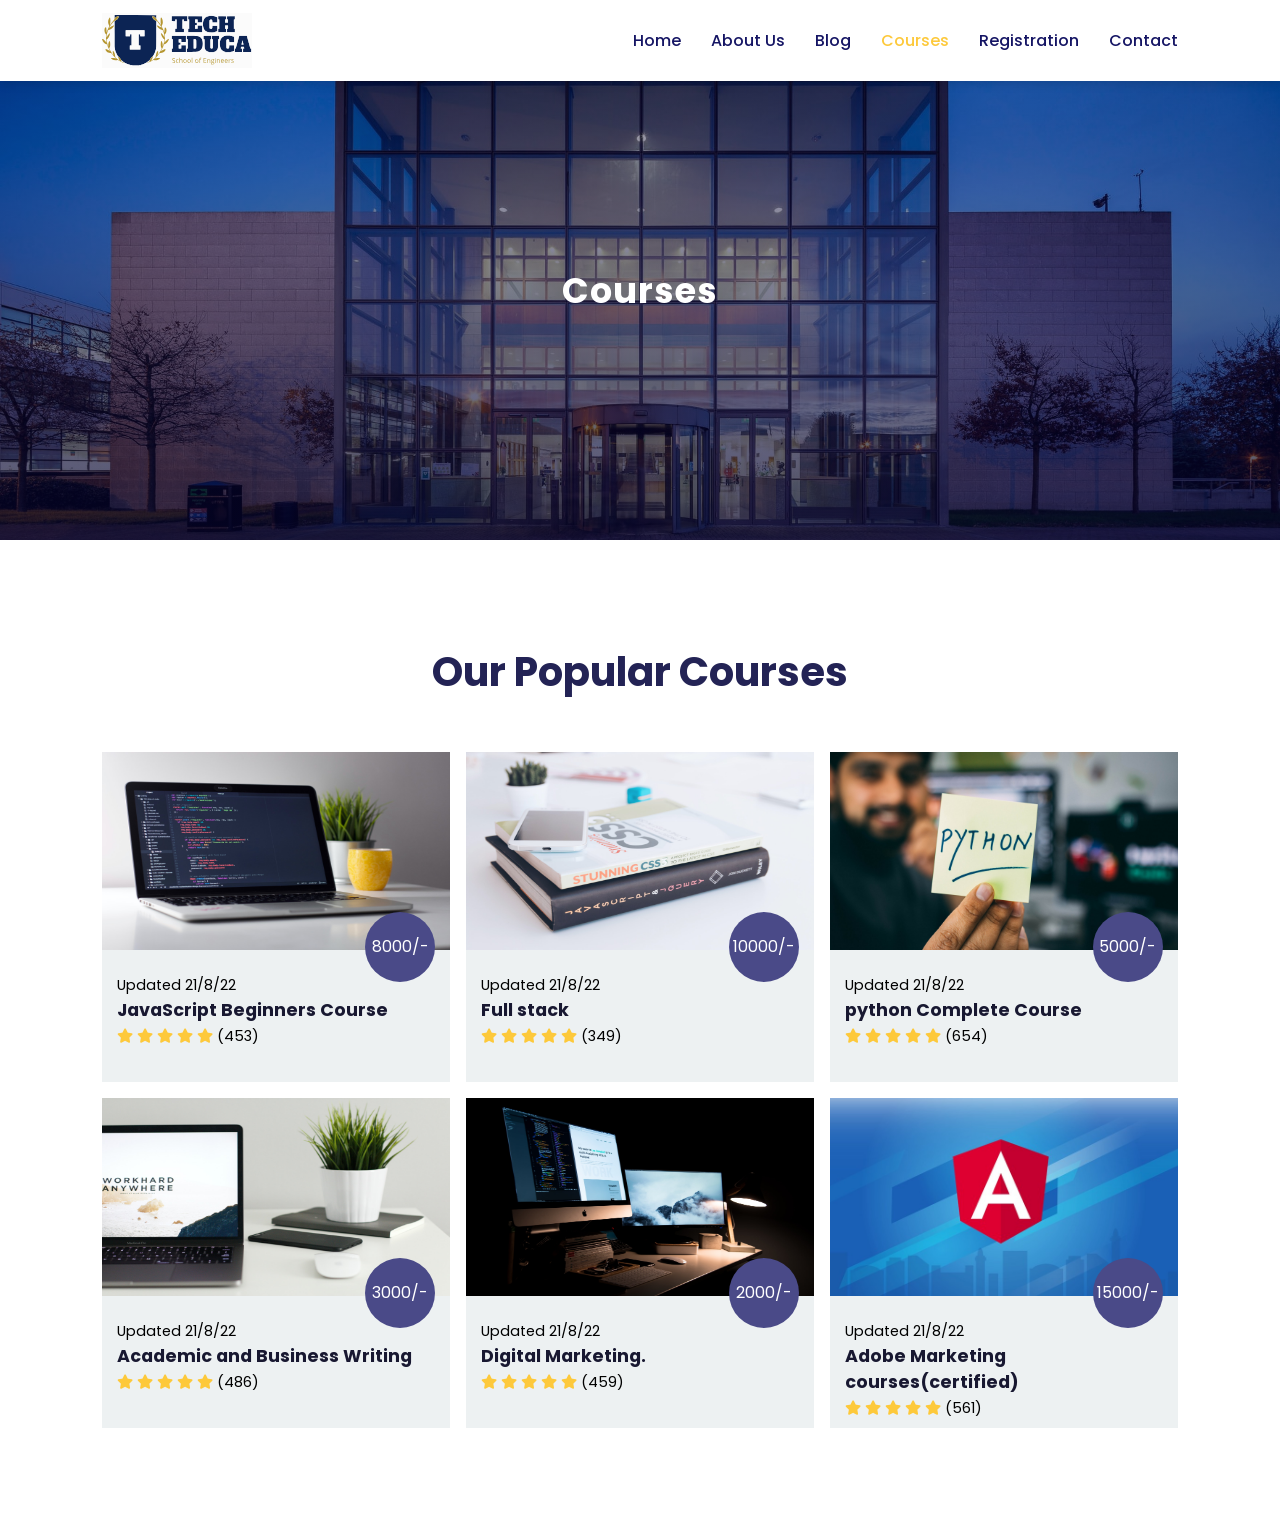
<file: education-website-main3 (1)/education-website-main/courses.html>
<!DOCTYPE html>
<html lang="en">
<head>
	<meta charset="UTF-8">
	<meta name="viewport" content="width=device-width, initial-scale=1.0">
	<title>Courses</title>

	<!-- font Awesome CDN link -->
	<link rel="stylesheet" href="https://cdnjs.cloudflare.com/ajax/libs/font-awesome/6.1.1/css/all.min.css" />

	<!-- External CSS -->
	<link rel="stylesheet" href="style.css">
	<link rel="stylesheet" href="about.css">

	<!-- JQuery CDN link -->
	<script src="https://code.jquery.com/jquery-3.6.0.min.js" integrity="sha256-/xUj+3OJU5yExlq6GSYGSHk7tPXikynS7ogEvDej/m4=" crossorigin="anonymous"></script>
</head>
<body>
	<!-- Navigation start -->
	<nav>
		<img src="img/logo.svg" class="logo" alt="">

		<div class="navigation">
			<ul>
				<i id="menu-close" class="fas fa-times"></i>
				<li><a href="index.html">Home</a></li>
				<li><a href="about.html">About Us</a></li>
				<li><a href="blog.html">Blog</a></li>
				<li><a href="courses.html" class="active">Courses</a></li>
				<li><a href="registrat.html">Registration</a></li>
				<li><a href="contact.html">Contact</a></li>
			</ul>

			<img src="img/menu.png" id="menu-btn" alt="">
		</div>
	</nav>
	<!-- Navigation ends -->


	<!-- Hero section starts from here -->
	<section id="about-home">
		<h2>
			Courses
		</h2>
	</section>
	<!-- Hero section ends from here -->

		<!-- Courses section starts from here -->
	<section id="course">
		<h1>Our Popular Courses</h1>
		

		<div class="course-box">
			<div onclick="window.location.href='course-inner.html'" class="courses">
				<img src="img/c1.jpg" alt="">
				<div class="details">
					<span>Updated 21/8/22</span>
					<h6>JavaScript Beginners Course</h6>

					<div class="star">
						<i class="fa-solid fa-star"></i>
						<i class="fa-solid fa-star"></i>
						<i class="fa-solid fa-star"></i>
						<i class="fa-solid fa-star"></i>
						<i class="fa-solid fa-star"></i>

						<span>(453)</span>
					</div>
				</div>
				<div class="cost">8000/-</div>
			</div>

			<div class="courses">
				<img src="img/c2.jpg" alt="">
				<div class="details">
					<span>Updated 21/8/22</span>
					<h6>Full stack</h6>

					<div class="star">
						<i class="fa-solid fa-star"></i>
						<i class="fa-solid fa-star"></i>
						<i class="fa-solid fa-star"></i>
						<i class="fa-solid fa-star"></i>
						<i class="fa-solid fa-star"></i>

						<span>(349)</span>
					</div>
				</div>
				<div class="cost">10000/-</div>
			</div>

			<div class="courses">
				<img src="img/c3.jpg" alt="">
				<div class="details">
					<span>Updated 21/8/22</span>
					<h6>python Complete Course</h6>

					<div class="star">
						<i class="fa-solid fa-star"></i>
						<i class="fa-solid fa-star"></i>
						<i class="fa-solid fa-star"></i>
						<i class="fa-solid fa-star"></i>
						<i class="fa-solid fa-star"></i>

						<span>(654)</span>
					</div>
				</div>
				<div class="cost">5000/-</div>
			</div>

			<div class="courses">
				<img src="img/c4.jpg" alt="">
				<div class="details">
					<span>Updated 21/8/22</span>
					<h6>Academic and Business Writing</h6>

					<div class="star">
						<i class="fa-solid fa-star"></i>
						<i class="fa-solid fa-star"></i>
						<i class="fa-solid fa-star"></i>
						<i class="fa-solid fa-star"></i>
						<i class="fa-solid fa-star"></i>

						<span>(486)</span>
					</div>
				</div>
				<div class="cost">3000/-</div>
			</div>

			<div class="courses">
				<img src="img/c5.jpg" alt="">
				<div class="details">
					<span>Updated 21/8/22</span>
					<h6>Digital Marketing.</h6>

					<div class="star">
						<i class="fa-solid fa-star"></i>
						<i class="fa-solid fa-star"></i>
						<i class="fa-solid fa-star"></i>
						<i class="fa-solid fa-star"></i>
						<i class="fa-solid fa-star"></i>

						<span>(459)</span>
					</div>
				</div>
				<div class="cost">2000/-</div>
			</div>

			<div class="courses">
				<img src="img/c6.jpg" alt="">
				<div class="details">
					<span>Updated 21/8/22</span>
					<h6>Adobe Marketing courses(certified)</h6>

					<div class="star">
						<i class="fa-solid fa-star"></i>
						<i class="fa-solid fa-star"></i>
						<i class="fa-solid fa-star"></i>
						<i class="fa-solid fa-star"></i>
						<i class="fa-solid fa-star"></i>

						<span>(561)</span>
					</div>
				</div>
				<div class="cost">15000/-</div>
			</div>

			

			

			

			
	</section>
	<!-- Courses section ends from here -->

	<!-- Footer section starts from here -->
	
	<!-- Footer section ends from here -->

	<script>
		// Show menu links on burger click
		$('#menu-btn').click(function(){
			$('nav .navigation ul').addClass('active')
		});

		// Hide navbar on click function
		$('#menu-close').click(function(){
			$('nav .navigation ul').removeClass('active')
		});
	</script>
</body>
</html>
</file>
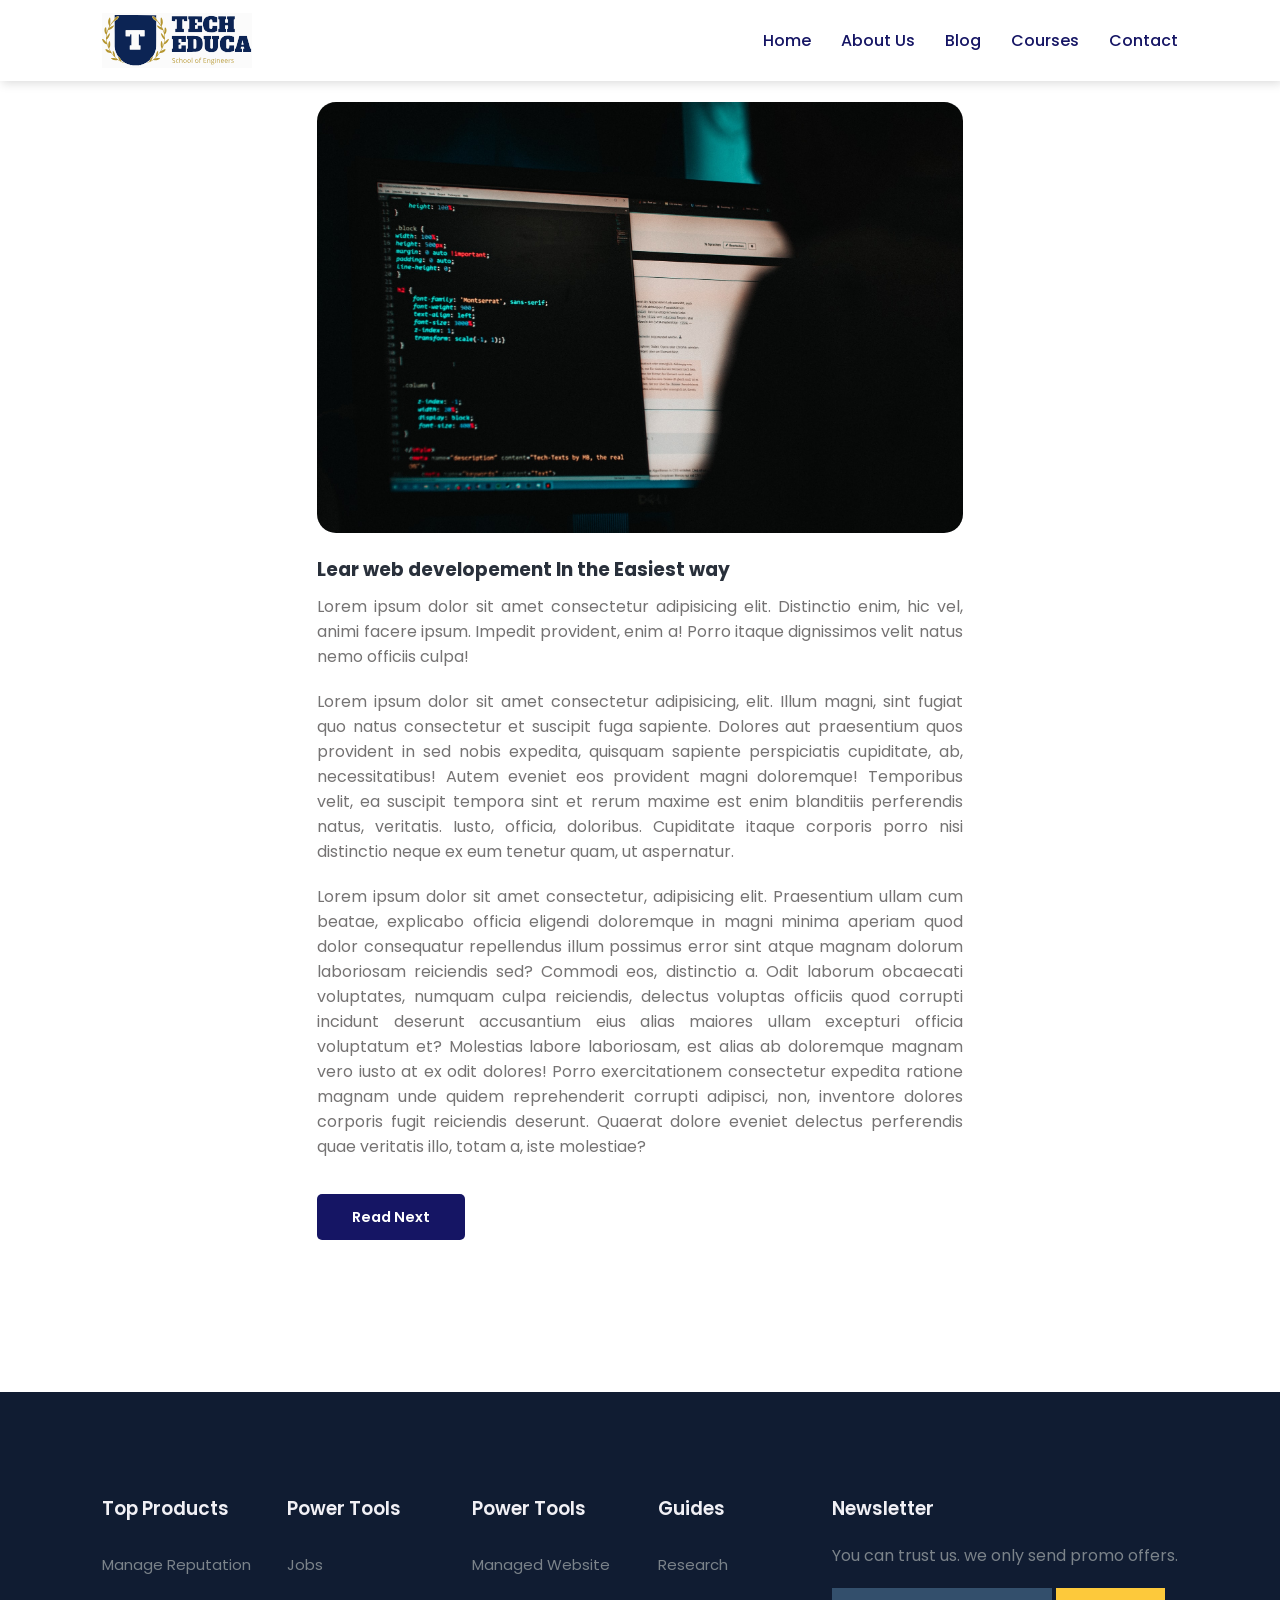
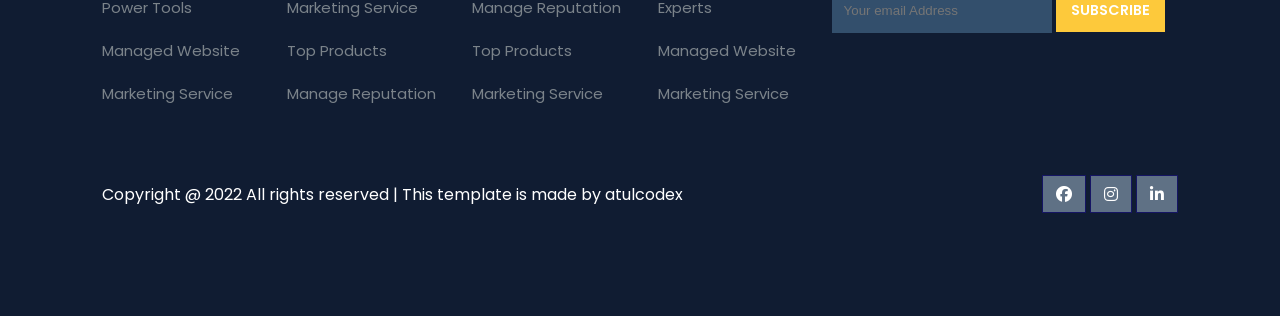
<file: education-website-main3 (1)/education-website-main/post.html>
<!DOCTYPE html>
<html lang="en">
<head>
	<meta charset="UTF-8">
	<meta name="viewport" content="width=device-width, initial-scale=1.0">
	<title>Single post</title>

	<!-- font Awesome CDN link -->
	<link rel="stylesheet" href="https://cdnjs.cloudflare.com/ajax/libs/font-awesome/6.1.1/css/all.min.css" />

	<!-- External CSS -->
	<link rel="stylesheet" href="style.css">
	<link rel="stylesheet" href="about.css">
	<link rel="stylesheet" href="blog.css">
	<link rel="stylesheet" href="post.css">

	<!-- JQuery CDN link -->
	<script src="https://code.jquery.com/jquery-3.6.0.min.js" integrity="sha256-/xUj+3OJU5yExlq6GSYGSHk7tPXikynS7ogEvDej/m4=" crossorigin="anonymous"></script>
</head>
<body>
	<!-- Navigation start -->
	<nav>
		<img src="img/logo.svg" class="logo" alt="">

		<div class="navigation">
			<ul>
				<i id="menu-close" class="fas fa-times"></i>
				<li><a href="index.html">Home</a></li>
				<li><a href="about.html">About Us</a></li>
				<li><a href="blog.html">Blog</a></li>
				<li><a href="courses.html">Courses</a></li>
				<li><a href="contact.html">Contact</a></li>
			</ul>

			<img src="img/menu.png" id="menu-btn" alt="">
		</div>
	</nav>
	<!-- Navigation ends -->


	<!-- Post body starts from here -->
	<div id="blog-container">
		<div class="blogs blogpost">
			<div class="post">
				<img src="img/b1.jpg" alt="">
				<h3>Lear web developement In the Easiest way</h3>
				<p>
					Lorem ipsum dolor sit amet consectetur adipisicing elit. Distinctio enim, hic vel, animi facere ipsum. Impedit provident, enim a! Porro itaque dignissimos velit natus nemo officiis culpa!
				</p>

				<p>
					Lorem ipsum dolor sit amet consectetur adipisicing, elit. Illum magni, sint fugiat quo natus consectetur et suscipit fuga sapiente. Dolores aut praesentium quos provident in sed nobis expedita, quisquam sapiente perspiciatis cupiditate, ab, necessitatibus! Autem eveniet eos provident magni doloremque! Temporibus velit, ea suscipit tempora sint et rerum maxime est enim blanditiis perferendis natus, veritatis. Iusto, officia, doloribus. Cupiditate itaque corporis porro nisi distinctio neque ex eum tenetur quam, ut aspernatur.
				</p>

				<p>
					Lorem ipsum dolor sit amet consectetur, adipisicing elit. Praesentium ullam cum beatae, explicabo officia eligendi doloremque in magni minima aperiam quod dolor consequatur repellendus illum possimus error sint atque magnam dolorum laboriosam reiciendis sed? Commodi eos, distinctio a. Odit laborum obcaecati voluptates, numquam culpa reiciendis, delectus voluptas officiis quod corrupti incidunt deserunt accusantium eius alias maiores ullam excepturi officia voluptatum et? Molestias labore laboriosam, est alias ab doloremque magnam vero iusto at ex odit dolores! Porro exercitationem consectetur expedita ratione magnam unde quidem reprehenderit corrupti adipisci, non, inventore dolores corporis fugit reiciendis deserunt. Quaerat dolore eveniet delectus perferendis quae veritatis illo, totam a, iste molestiae?
				</p>

				<br>

				<a href="#">Read Next</a>
			</div>
		</div>
	</div>
	<!-- Post body ends from here -->


	<!-- Footer section starts from here -->
	<footer>
		<div class="footer-col">
			<h3>Top Products</h3>
			<li>Manage Reputation</li>
			<li>Power Tools</li>
			<li>Managed Website</li>
			<li>Marketing Service</li>
		</div>

		<div class="footer-col">
			<h3>Power Tools</h3>
			<li>Jobs</li>
			<li>Marketing Service</li>
			<li>Top Products</li>
			<li>Manage Reputation</li>
		</div>

		<div class="footer-col">
			<h3>Power Tools</h3>
			<li>Managed Website</li>
			<li>Manage Reputation</li>
			<li>Top Products</li>
			<li>Marketing Service</li>
		</div>

		<div class="footer-col">
			<h3>Guides</h3>
			<li>Research</li>
			<li>Experts</li>
			<li>Managed Website</li>
			<li>Marketing Service</li>
		</div>

		<div class="footer-col">
			<h3>Newsletter</h3>
			<p>You can trust us. we only send promo offers.</p>

			<div class="subscribe">
				<input type="email" placeholder="Your email Address">
				<a href="#" class="yellow">SUBSCRIBE</a>
			</div>
		</div>

		<div class="copyright">
			<p>
				Copyright @ 2022 All rights reserved | This template is made by <a href="https://atulcodex.com" target="_blank">atulcodex</a>
			</p>
			<div class="pro-links">
				<i class="fab fa-facebook"></i>
				<i class="fab fa-instagram"></i>
				<i class="fab fa-linkedin-in"></i>
			</div>
		</div>
	</footer>
	<!-- Footer section ends from here -->

	<script>
		// Show menu links on burger click
		$('#menu-btn').click(function(){
			$('nav .navigation ul').addClass('active')
		});

		// Hide navbar on click function
		$('#menu-close').click(function(){
			$('nav .navigation ul').removeClass('active')
		});
	</script>
</body>
</html>
</file>
<file: education-website-main3 (1)/education-website-main/style.css>
@import url('https://fonts.googleapis.com/css2?family=Inter:wght@100;200;300;400;500&family=Poppins:ital,wght@0,100;0,200;0,300;0,400;0,500;0,600;0,700;0,800;0,900;1,700;1,800;1,900&display=swap');

*
{
	margin: 0;
	padding: 0;
	box-sizing: border-box;
}

body
{
	font-family: 'Poppins', sans-serif;
}

h1
{
	font-size: 2.5rem;
	font-weight: 700;
	color: rgb(35, 35, 85);
}

span
{
	font-size: .9rem;
}

h6
{
	font-size: 1.1rem;
	color: rgb(24, 24, 49);
}


/*------------- Navigation style start ------------*/
nav
{
	position: fixed;
	width: 100%;
	background-color: #fff;
	display: flex;
	justify-content: space-between;
	align-items: center;
	padding: 1vw 8vw;
	box-shadow: 2px 2px 10px rgba(0, 0, 0, 0.15);
	z-index: 1;
}

nav .logo
{
	width: 150px;
	cursor: pointer;
}

nav .navigation
{
	display: flex;
}

#menu-btn
{
	width: 30px;
	height: 30px;
	display: none;
}

#menu-close
{
	display: none;
}

nav .navigation ul
{
	display: flex;
	justify-content: flex-end;
	align-items: center;
}

nav .navigation ul li
{
	list-style: none;
	margin-left: 30px;
}

nav .navigation ul li a
{
	text-decoration: none;
	color: rgb(21, 21, 100);
	font-size: 16px;
	font-weight: 500;
	transition: 0.3s ease;
}

nav .navigation ul li a.active,
nav .navigation ul li a:hover
{
	color: #FDC93B;

}
/*------------- Navigation style end ------------*/



/*------------- Hero section styling start --------------*/
#home
{
	background-image: linear-gradient(rgba(9, 5, 54, 0.3), rgba(5,4,46,0.7)), url("img/back.jpg");
	width: 100%;
	height: 100vh;
	background-size: cover;
	background-position: center center;
	display: flex;
	flex-direction: column;
	justify-content: center;
	align-items: center;
	text-align: center;
	padding-top: 40px;
}

#home h2
{
	color: #fff;
	font-size: 2.2rem;
	letter-spacing: 1px;
}

#home p
{
	width: 50%;
	color: #fff;
	font-size: 0.9rem;
	line-height: 25px;
}

#home .btn
{
	margin-top: 30px;
}

#home a
{
	text-decoration: none;
	font-size: 0.9rem;
	padding: 13px 35px;
	background-color: #fff;
	font-weight: 600;
	border-radius: 5px;
}

#home a.blue
{
	color: #fff;
	background: rgb(21, 21, 100);
	transition: 0.3s ease;
}

#home a.blue:hover
{
	color: rgb(21, 21, 100);
	background: #fff;
}

#home a.yellow
{
	color: #fff;
	background: #fdc938;
	transition: 0.3s ease;
}

#home a.yellow:hover
{
	color: rgb(21, 21, 100);
	background: #fff;
}
/*------------- Hero section styling end --------------*/


/*------------- Features section styling start -------------*/
#features
{
	padding: 5vw 8vw 0 8vw;
	text-align: center;
}

#features .fea-base
{
	display: grid;
	grid-template-columns: repeat(auto-fit, minmax(320px, 1fr));
	grid-gap: 1rem;
	margin-top: 50px;
}

#features .fea-box
{
	background: #edf1f2;
	text-align: start;
	padding: 1.2rem;
	border-radius: 6px;
}

#features .fea-box i
{
	font-size: 2.3rem;
	color: rgb(44, 44, 80);
}

#features .fea-box h3
{
	font-size: 1.2rem;
	font-weight: 600;
	color: rgb(46, 46, 59);
	padding: 13px 0 7px 0;
}

#features .fea-box p
{
	font-size: 1rem;
	font-weight: 400;
	color: rgb(70, 70, 87);
}
/*------------- Features section styling end -------------*/


/*------------- Courses section styling start ------------*/
#course
{
	padding: 8vw 8vw 8vw 8vw;
	text-align: center;
}

#course .course-box
{
	display: grid;
	grid-template-columns: repeat(auto-fit, minmax(320px, 1fr));
	grid-gap: 1rem;
	margin-top: 50px;
}

#course .courses
{
	text-align: start;
	background: #edf1f2;
	height: 100%;
	position: relative;
}

#course .courses img
{
	width: 100%;
	height: 60%;
	background-size: cover;
	background-position: center;
}

#course .courses .details
{
	padding: 15px 15px 0 15px;
}

#course .courses .details i
{
	color: #fdc93b;
	font-size: .9rem;
}

#course .courses .cost
{
	background-color: rgb(74, 74, 136);
	color: #fff;
	line-height: 70px;
	width: 70px;
	height: 70px;
	text-align: center;
	border-radius: 50%;
	position: absolute;
	right: 15px;
	bottom: 100px;
}
/*------------- Courses section styling end ------------*/


/*------------- Registration section styling start ----------*/
#registration
{
	padding: 6vw 8vw 6vw 8vw;
	background-image: linear-gradient(rgba(99,112,168,0.5), rgba(81,91,233,0.5)),url("img/signup.jpg");
	width: 100%;
	height: 100%;
	background-size: cover;
	background-position: center;
	display: flex;
	justify-content: space-between;
	align-items: center;
}

#registration .reminder, #registration .reminder h1
{
	color: #fff;
}

#registration .reminder .time
{
	display: flex;
	margin-top: 40px;
}

#registration .reminder .time .date
{
	text-align: center;
	padding: 13px 33px;
	background: rgba(255, 255, 255, 0.25);
	backdrop-filter: blur(4px);
	box-shadow: 0 8px 32px 0 rgba(31, 38, 135, 0.37);
	border-radius: 10px;
	margin: 0 5px 10px 5px;
	border: 1px solid rgba(255, 255, 255, 0.18);
	font-size: 1.1rem;
	font-weight: 600;
}

#registration .form
{
	background: #fff;
	border-radius: 8px;
	display: flex;
	flex-direction: column;
	padding: 40px;
	box-shadow: 0 8px 32px 0 rgba(31, 38, 135, 0.37);
}

#registration .form input
{
	margin: 15px 0;
	padding: 15px 10px;
	border: 1px solid rgb(84, 40, 241);
	outline: none;
}

#registration .form input::placeholder
{
	color: #413c3c;
	font-weight: 500;
	font-size: 0.9rem;
}

#registration .form .btn
{
	margin-top: 20px;
}

#registration .form a.yellow
{
	text-decoration: none;
	font-size: 0.9rem;
	padding: 13px 35px;
	background-color: #fff;
	font-weight: 600;
	border-radius: 5px;
	color: #fff;
	background: #fdc938;
	transition: 0.3s ease;
}

#registration .form a.yellow:hover
{
	color: rgb(21, 21, 100);
	background: #fff;
}
/*------------- Registration section styling end ----------*/



/*------------- Experts section styling starts ----------*/
#experts
{
	padding: 8vw 8vw 8vw 8vw;
	text-align: center;
}

#experts .expert-box
{
	display: grid;
	grid-template-columns: repeat(auto-fit, minmax(250px, 1fr));
	grid-gap: 1rem;
	margin-top: 50px;
}

#experts .expert-box .profile
{
	background: #fafaf1;
	padding: 30px 10px;
	box-shadow: rgba(17, 17, 26, 0.05) 0px 1px 0px, rgba(17, 17, 26, 0.1) 0px 0px 8px;
}

#experts .expert-box .profile:hover
{
	box-shadow: rgba(0, 0, 0, 0.1) 0px 10px 50px;
}

.pro-links
{
	margin-top: 10px;
}

.pro-links i
{
	padding: 10px 13px;
	border: 1px solid rgb(21, 21, 100);
	cursor: pointer;
	transition: 0.3s ease;
}

.pro-links i:hover
{
	background: rgb(21, 21, 100);
	color: #fff;
}
/*------------- Experts section styling ends ----------*/



/*------------- Footer section styling starts ------------*/
footer
{
	padding: 8vw;
	background-color: #101c32;
	display: flex;
	justify-content: space-between;
	align-items: flex-start;
	flex-wrap: wrap;
}

footer .footer-col
{
	padding-bottom: 40px;
}

footer h3
{
	color: rgb(241, 240, 245);
	font-weight: 600;
	padding-bottom: 20px;
}

footer li
{
	list-style: none;
	color: #7b838a;
	padding: 10px 0;
	font-size: 15px;
	cursor: pointer;
	transition: 0.3s ease;
}

footer li:hover
{
	color: rgb(241, 240, 245);
}

footer p
{
	color: #7b838a;
}

footer .subscribe
{
	margin-top: 20px;
}

footer input
{
	width: 220px;
	padding: 15px 12px;
	background: #334F6C;
	border: none;
	outline: none;
	color: #fff;
}

footer .subscribe a
{
	text-decoration: none;
	font-size: 0.9rem;
	padding: 12px 15px;
	background-color: #fff;
	font-weight: 600;
}

footer .subscribe a.yellow
{
	color: #fff;
	background: #fdc93b;
	transition: 0.3s ease;
}

footer .subscribe a.yellow:hover
{
	color: rgb(21, 21, 100);
	background: #fff;
}

footer .copyright
{
	margin-top: 20px;
	width: 100%;
	display: flex;
	justify-content: space-between;
	align-items: center;
	flex-wrap: wrap;
}

footer .copyright p, footer .copyright p > a
{
	color: #fff;
	text-decoration: none;
}

footer .copyright .pro-links
{
	margin-top: 0px;
}

footer .copyright .pro-links i
{
	background-color: #5f7185;
	color: #fff;
}

footer .copyright .pro-links i:hover
{
	background: #fdc93b;
	color: #2c2c2c;
}
/*------------- Footer section styling ends ------------*/



/*---------------------------------------------------------*/
/*-------------------- Ipad screen styling ----------------*/
/*---------------------------------------------------------*/
@media screen and (max-width: 789px)
{
	nav
	{
		padding: 15px 20px;
	}

	nav img
	{
		width: 130px;
	}

	#menu-btn
	{
		display: initial;
	}

	#menu-close
	{
		display: initial;
		font-size: 1.6rem;
		color: #fff;
		padding: 30px 0 20px 20px;
	}

	nav .navigation ul
	{
		position: absolute;
		top: 0;
		right: -220px;
		display: flex;
		flex-direction: column;
		justify-content: flex-start;
		align-items: flex-start;
		width: 220px;
		height: 100vh;
		background: rgba(17, 20, 104, 0.45);
		backdrop-filter: blur(4.5px);
		border: 1px solid rgba(255, 255, 255, 0.18);
		transition: 0.3s ease-in;
	}

	nav .navigation ul.active
	{
		right: 0;
	}

	nav .navigation ul li
	{
		padding: 20px 0 20px 40px;
		margin-left: 0;
	}

	nav .navigation ul li a
	{
		color: #fff;
	}

	#home
	{
		padding: 0px;
	}

	#home p
	{
		width: 90%;
	}

	#features
	{
		padding: 8vw 4vw 0 4vw;
	}

	#course
	{
		padding: 8vw 4vw 8vw 4vw;
	}

	#registration
	{
		padding: 6vw 4vw 6vw 4vw;
		gap: 2.2rem;
	}

	#registration .reminder .time
	{
		display: flex;
		justify-content: space-between;
		flex-wrap: wrap;
		margin-top: 40px;
	}

	#experts
	{
		padding: 8vw 4vw 6vw 4vw;
	}

	footer .copyright .pro-links
	{
		margin-top: 20px;
	}
}


@media screen and (max-width: 475px)
{
	#registration
	{
		flex-direction: column;
	}

	.reminder p, .reminder h1
	{
		text-align: center;
	}

	.reminder h1
	{
		font-size: 1.8rem;
	}

	#registration .reminder .time
	{
		justify-content: space-evenly;
		margin-top: 20px;
	}
}
</file>
<file: education-website-main3 (1)/education-website-main/about.css>
#about-home
{
	background-image: linear-gradient(rgba(9, 5, 54, 0.3), rgba(5,4,46,0.7)), url("img/back1.jpg");
	width: 100%;
	height: 60vh;
	background-size: cover;
	background-position: center center;
	display: flex;
	flex-direction: column;
	justify-content: center;
	align-items: center;
	text-align: center;
	padding-top: 40px;
}

#about-home h2
{
	color: #fff;
	font-size: 2.2rem;
	letter-spacing: 1px;
}

#about-container
{
	display: flex;
	align-items: center;
	padding: 8vw 8vw 2vw 8vw;
}

#about-container .about-img
{
	width: 60%;
	padding-right: 60px;
}

#about-container .about-img img
{
	width: 100%;
}

#about-container .about-text
{
	width: 40%;
}

#about-container .about-text h2
{
	color: #29303B;
	padding-bottom: 15px;
}

#about-container .about-text p
{
	color: #686F7A;
	font-weight: 300;
}

#about-container .about-text .about-fe
{
	display: flex;
	justify-content: space-between;
	align-items: flex-start;
	margin-top: 30px;
}

#about-container .about-text .about-fe img
{
	width: 50px;
	background-size: cover;
	background-position: center;
	margin-right: 20px;
}

#about-container .about-text .about-fe .fe-text
{
	width: 90%;
}

#about-container .about-text .about-fe .fe-text h5
{
	font-size: 16px;
	color: #29303B;
}



/*------------------- Trust section starts from here ---------------*/
#trust
{
	text-align: center;
	padding: 8vw;
}

#trust .trust-img
{
	margin-top: 60px;
	display: flex;
	justify-content: space-between;
}

#trust .trust-img img
{
	width: 90px;
	height: auto;
}
/*------------------- Trust section ends from here ---------------*/




/*------------------------------------------------------------------*/
/*------------------- Tablet screen starts from here ---------------*/
/*------------------------------------------------------------------*/
@media screen and (max-width: 768px)
{
	#about-container
	{
		padding: 8vw 4vw 2vw 4vw;
	}

	#about-container .about-img
	{
		padding-right: 30px;
	}

	#trust .trust-img img
	{
		width: 50px;
		height: auto;
	}
}


/*------------------------------------------------------------------*/
/*------------------- Smartphone screen starts from here ---------------*/
/*------------------------------------------------------------------*/
@media screen and (max-width: 475px)
{
	#about-container
	{
		flex-direction: column-reverse;
	}

	#about-container .about-img
	{
		width: 100%;
		padding: 0;
	}

	#about-container .about-text
	{
		width: 100%;
		padding-bottom: 20px;
	}

	#trust .trust-img
	{
		margin-top: 40px;
		flex-wrap: wrap;
	}

	#trust .trust-img img
	{
		width: 60px;
		margin: 10px 15px;
		height: auto;
	}
}
</file>
<file: education-website-main3 (1)/education-website-main/blog.css>
#blog-container
{
	display: flex;
	align-items: flex-start;
	justify-content: space-between;
	padding: 8vw;
}

#blog-container .blogs
{
	width: 60%;
}

#blog-container .blogs img
{
	width: 100%;
	border-radius: 19px;
}

#blog-container .blogs .post
{
	padding-bottom: 60px;
}

#blog-container .blogs .post h3
{
	color: #29303B;
	padding: 15px 0 10px 0;
}

#blog-container .blogs .post p
{
	color: #757373;
	padding-bottom: 20px;
}

#blog-container .blogs .post a
{
	text-decoration: none;
	font-size: 0.9rem;
	padding: 13px 35px;
	background-color: rgb(21, 21, 100);
	color: #fff;
	border-radius: 5px;
	font-weight: 600;
}

#blog-container .cate
{
	width: 30%;
}

#blog-container .cate h2
{
	padding-bottom: 7px;
}

#blog-container .cate a
{
	text-decoration: none;
	color: #757373;
	font-weight: 500;
	line-height: 45px;
}


/*------------------------------------------------------*/
/*------------------- For tablet screen ----------------*/
/*------------------------------------------------------*/
@media (max-width: 789px)
{
	#blog-container
	{
		padding: 8vw 4vw;
	}
}




/*------------------------------------------------------*/
/*------------------- For mobile screen ----------------*/
/*------------------------------------------------------*/
@media screen and (max-width: 475px)
{
	#blog-container
	{
		flex-direction: column;
	}

	#blog-container .blogs
	{
		width: 100%;
	}

	#blog-container .cate
	{
		width: 100%;
	}
}
</file>
<file: education-website-main3 (1)/education-website-main/course-inner.css>
#course-inner
{
	display: flex;
	justify-content: space-between;
	align-items: flex-start;
	padding: 8vw;
}

#course-inner h3
{
	padding: 35px 0 25px 0;
	color: #29303B;
}

#course-inner p
{
	color: #64626e;
}

#course-inner hr
{
	height: 1px;
	background: rgba(236, 226, 229, 0.5);
	margin-top: 40px;
}

#course-inner .overview
{
	width: 70%;
}


#course-inner .overview .course-img
{
	width: 100%;
	height: 60vh;
	object-fit: cover;
	border-radius: 12px;
	margin-bottom: 20px;
}

#course-inner .overview .course-head
{
	display: flex;
	align-items: flex-start;
	justify-content: space-between;
}

#course-inner .overview .course-head .c-name
{
	width: 70%;
}

#course-inner .overview .course-head .c-name h2
{
	color: #29303B;
}

#course-inner .overview .course-head .c-name .star
{
	margin: 6px 0;
}

#course-inner .overview .course-head .c-name .star i
{
	color: #FDC93B;
	font-size: 0.9rem;
}

#course-inner .overview .course-head .c-name p
{
	font-size: 15px;
}

#course-inner .overview .course-head span
{
	padding: 16px 22px;
	border-radius: 5px;
	color: #5838fc;
	font-size: 24px;
	font-weight: 700;
	background-color: rgba(88, 56, 252, 0.1);
}

#course-inner .learn p
{
	font-size: 15px;
	padding-bottom: 15px;
}

#course-inner .learn p i
{
	color: #564ce4;
	font-weight: 700;
	margin-right: 20px;
}

#course-inner .tutor
{
	display: flex;
}

#course-inner .tutor img
{
	width: 70px;
	height: 70px;
	border-radius: 50%;
	margin-right: 20px;
}

#course-inner .enroll
{
	width: 300px;
	padding: 0 30px 30px 30px;
	border-radius: 11px;
	box-shadow: 0px 20px 40px 0 rgb(11 2 55 / 8%);
}

#course-inner .enroll h3
{
	padding-bottom: 10px;
}

#course-inner .enroll p
{
	padding-bottom: 15px;
	color: #64626e;
	margin: 15px 0;
}

#course-inner .enroll p i
{
	color: #654ce4;
	/*font-weight: 500;*/
	margin-right: 18px;
	width: 16px;
	height: 16px;
	line-height: 16px;
	text-align: center;
}


.enroll-btn
{
	padding: 25px 0 20px 0;
	margin: auto;
	/*text-align:  center;*/
}

.enroll-btn a
{
	text-decoration: none;
	font-size: .8rem;
	padding: 13px 45px;
	border-radius: 5px;
	font-weight: 600;
	background-color: #232355;
	color: #ffffff;
}



@media screen and (max-width: 769px)
{
	#course-inner
	{
		display: flex;
		flex-direction: column;
		justify-content: center;
		align-items: flex-start;
		padding: 8vw 4vw;
	}

	#course-inner .overview
	{
		width: 100%;
	}

	#course-inner .overview .course-img 
	{
		width: 100%;
		height: auto;
		object-fit: cover;
		border-radius: 12px;
		margin-bottom: 20px;
	}

	#course-inner .enroll
	{
		margin-top: 25px;
	}
}





/*----------------------------------------------------*/
/*----------------- Mobile screen styling ------------*/
/*----------------------------------------------------*/
@media screen and (max-width: 475px)
{
	#course-inner .overview .course-head .c-name
	{
		width: 50%;
	}

	#course-inner .overview .course-head .c-name h2
	{
		font-size: 16px;
	}

	#course-inner .enroll 
	{
		width: 100%;
	}
}
</file>
<file: education-website-main3 (1)/education-website-main/contact.css>
#contact
{
	padding: 8vw;
	display: flex;
	justify-content: space-between;
	align-items: flex-start;
}


#contact .getin
{
	width: 350px;
}

#contact .getin h2
{
	color: #2c234d;
	font-size: 30px;
	font-weight: 800;
	line-height: .8;
	margin-bottom: 16px;
}

#contact .getin p
{
	color: #686875;
	line-height: 24px;
	margin-bottom: 33px;
	padding-bottom: 25px;
	border-bottom: 1px solid #e5e4ed;
}

#contact .getin h3
{
	color: #2c234d;
	font-size: 16px;
	font-weight: 600;
	line-height: 26px;
	margin-bottom: 15px;
}

#contact .getin .getin-details div
{
	display: flex;
}

#contact .getin .getin-details div .get
{
	font-size: 16px;
	line-height: 22px;
	color: #5838fc;
	margin-right: 20px;
}

#contact .getin .getin-details div p
{
	font-size: 14px;
	border-bottom: none;
	line-height: 22px;
	margin-bottom: 15px;
}

#contact .getin .getin-details .pro-links i
{
	margin-right: 8px;
}

#contact .form
{
	width: 60%;
	background: #f7f6fa;
	padding: 40px;
	border-radius: 10px;
}

#contact .form h4
{
	font-size: 24px;
	color: #2c234d;
	line-height: 30px;
	margin-bottom: 8px;
}

#contact .form p
{
	color: #686875;
	line-height: 24px;
	padding-bottom: 25px;
}

#contact .form .form-row
{
	display: flex;
	justify-content: space-between;
	width: 100%;
}

#contact .form .form-row input
{
	width: 48%;
	font-size: 14px;
	font-weight: 400;
	border-radius: 3px;
	border: none;
	background: #fff;
	color: #7e7c87;
	outline: none;
	padding: 20px 30px;
	margin-bottom: 20px;
}

#contact .form .form-col input,
#contact .form .form-col textarea
{
	width: 100%;
	font-size: 14px;
	font-weight: 400;
	border-radius: 3px;
	border: none;
	background: #fff;
	color: #7e7c87;
	outline: none;
	padding: 20px 30px;
	margin-bottom: 20px;
}


#contact .form button
{
	font-size: .9rem;
	padding: 13px 25px;
	background: rgb(21, 21, 100);
	border-radius: 5px;
	outline: none;
	border: none;
	font-weight: 600;
	cursor: pointer;
	color: #fff;
}

#map
{
	width: 100%;
	height: 70vh;
}

#map iframe
{
	width: 100%;
	height: 100%;
}


/*-------------------------------------------------------*/
/*------------- Tablet screen styling -------------------*/
/*-------------------------------------------------------*/
@media screen and (max-width: 769px)
{
	#contact
	{
		padding: 8vw 4vw;
	}

	#contact .getin
	{
		width: 250px;
	}
}


/*---------------------------------------------------------*/
/*-------------- Mobile screen styling -------------------*/
/*---------------------------------------------------------*/
@media screen and (max-width: 475px)
{
	#contact
	{
		flex-direction: column;
		align-items: flex-start;
		justify-content: flex-start;
	}

	#contact .getin
	{
		width: 100%;
		margin-bottom: 30px;
	}

	#contact .form
	{
		width: 100%;
		padding: 40px 30px;
	}

	#contact .form .form-row
	{
		flex-direction: column;
	}

	#contact .form .form-row input
	{
		width: 100%;
	}
}
</file>
<file: education-website-main3 (1)/education-website-main/post.css>
#blog-container .blogpost
{
	width: 60%;
	margin: auto !important;
}

#blog-container .blogpost p
{
	text-align: justify;
}



/*------------------------------------------------------*/
/*------------------ For Tablet screen -----------------*/
/*------------------------------------------------------*/
@media screen and (max-width: 789px)
{
	#blog-container .blogpost
	{
		padding-top: 30px;
		width: 100%;
	}

	#blog-container .blogpost img
	{
		width: 100%;
		height: 50vh;
		object-fit: cover;
	}
}



/*------------------------------------------------------*/
/*------------------ For Mobile screen -----------------*/
/*------------------------------------------------------*/
@media screen and (max-width: 475px)
{
	#blog-container .blogpost
	{
		padding-top: 70px;
		width: 100%;
	}

	#blog-container .blogpost img
	{
		width: 100%;
		height: 50vh;
		object-fit: cover;
	}
}
</file>
